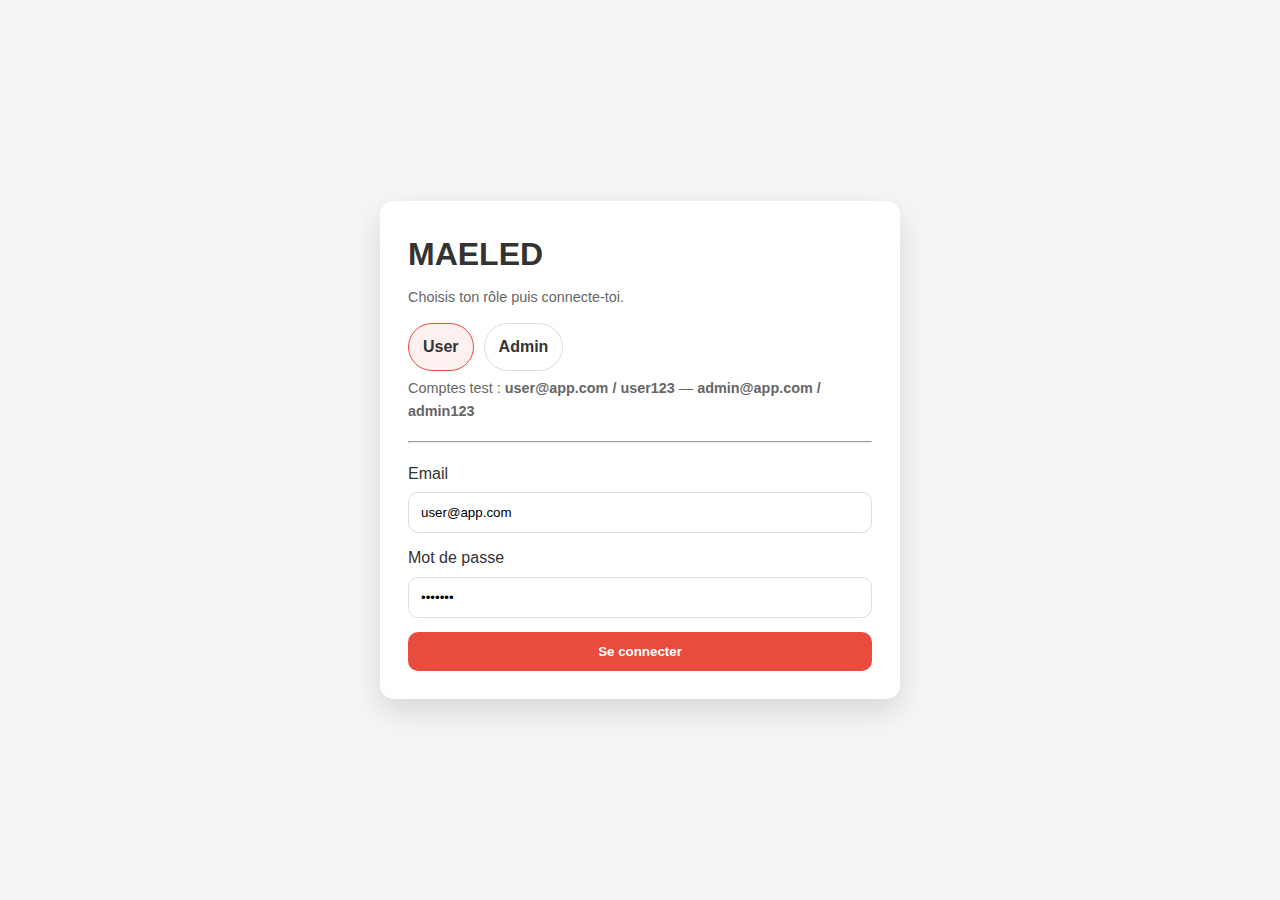
<file: maeled 2.0/index.html>
<!DOCTYPE html>
<html lang="fr">
<head>
  <meta charset="UTF-8">
  <meta name="viewport" content="width=device-width, initial-scale=1.0">
  <title>Connexion - MAELED</title>
  <link rel="stylesheet" href="style.css">
  <style>
    .login-wrap{min-height:100vh;display:flex;align-items:center;justify-content:center;padding:24px;}
    .login-card{width:100%;max-width:520px;background:#fff;border-radius:14px;padding:28px;box-shadow:0 12px 30px rgba(0,0,0,.12);}
    .role-pills{display:flex;gap:10px;flex-wrap:wrap}
    .pill{border:1px solid #ddd;border-radius:999px;padding:10px 14px;cursor:pointer;user-select:none}
    .pill.active{border-color:#e74c3c;background:rgba(231,76,60,.08)}
    .small-muted{color:#666;font-size:.9rem}
  </style>
</head>
<body class="login-page" data-required-role="public">
  <div class="login-wrap">
    <div class="login-card">
      <h1 style="margin:0">MAELED</h1>
      <p class="small-muted" style="margin-top:6px">Choisis ton rôle puis connecte-toi.</p>

      <div class="role-pills" id="rolePills" style="margin:14px 0 6px">
        <div class="pill active" data-role="user"><b>User</b></div>
        <div class="pill" data-role="admin"><b>Admin</b></div>
      </div>
      <div class="small-muted">Comptes test : <b>user@app.com / user123</b> — <b>admin@app.com / admin123</b></div>

      <hr style="margin:18px 0">

      <form id="loginForm">
        <input type="hidden" id="role" value="user">
        <label>Email</label>
        <input id="email" type="email" required style="width:100%;padding:12px;margin:6px 0 12px;border:1px solid #ddd;border-radius:10px" value="user@app.com">
        <label>Mot de passe</label>
        <input id="password" type="password" required style="width:100%;padding:12px;margin:6px 0 14px;border:1px solid #ddd;border-radius:10px" value="user123">
        <div id="loginError" style="display:none;color:#c0392b;margin-bottom:10px">Identifiants invalides.</div>
        <button type="submit" style="width:100%;padding:12px;border:0;border-radius:10px;background:#e74c3c;color:#fff;font-weight:700;cursor:pointer">
          Se connecter
        </button>
      </form>
    </div>
  </div>

  <script src="auth.js"></script>
</body>
</html>
</file>
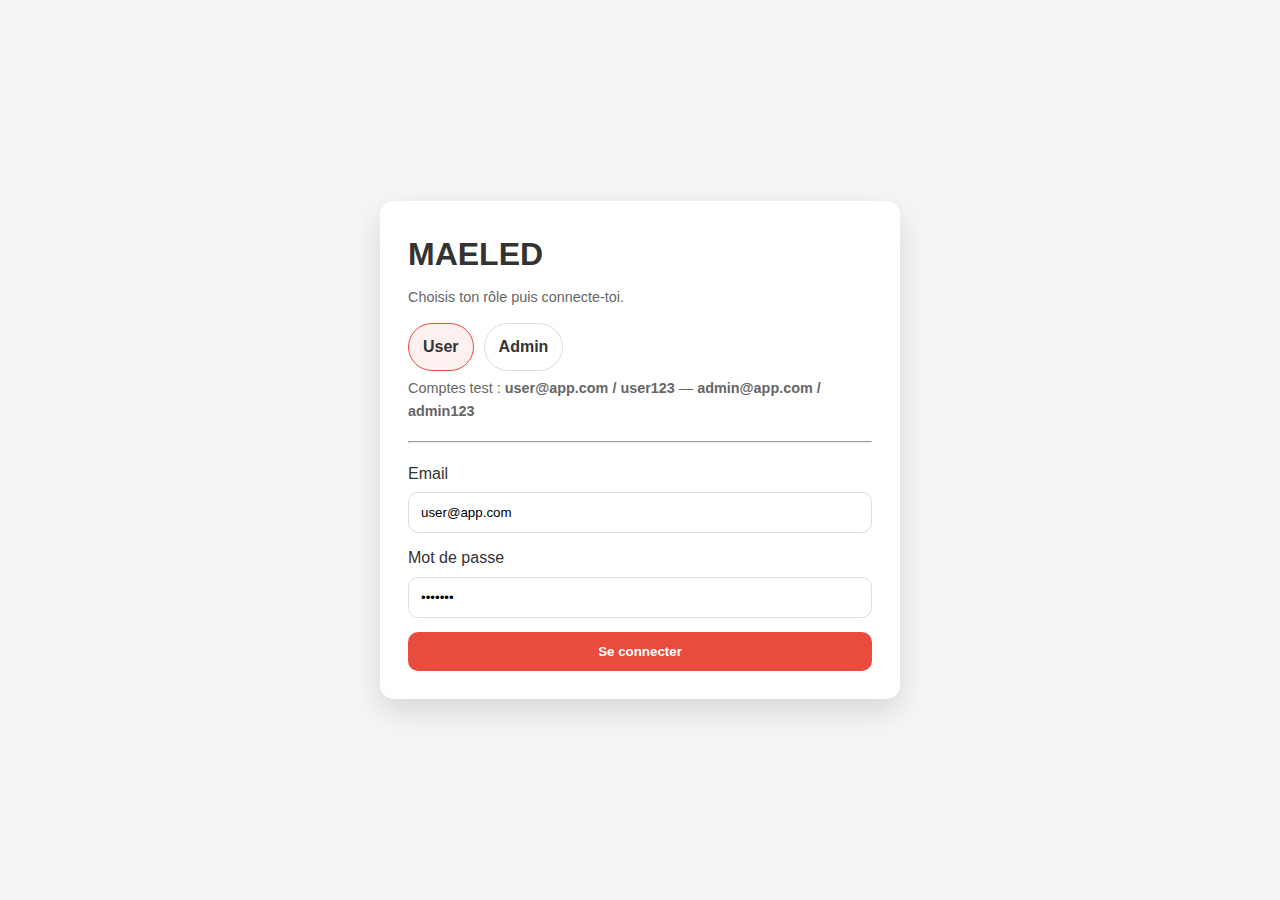
<file: maeled 2.0/admin/index.html>
<!doctype html><html lang="fr"><head><meta charset="utf-8"><meta name="viewport" content="width=device-width,initial-scale=1">
<title>Redirection</title></head><body>
<script>window.location.href="../index.html";</script>
</body></html>
</file>
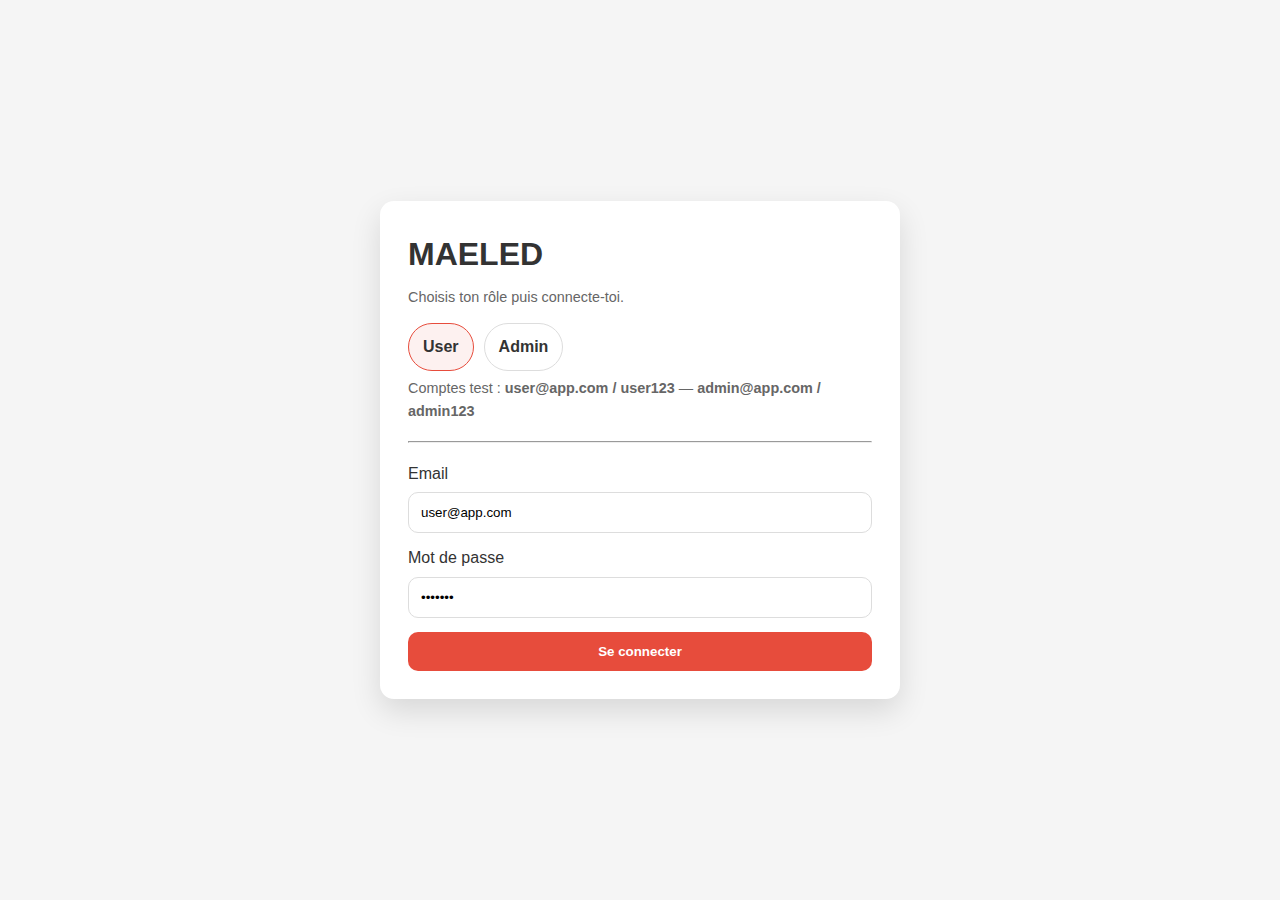
<file: maeled 2.0/home.html>
<!DOCTYPE html>
<html lang="fr">
<head>
  <meta charset="UTF-8">
  <meta name="viewport" content="width=device-width, initial-scale=1.0">
  <title>MAELED - Restaurant Italien</title>
  <link rel="stylesheet" href="style.css">
</head>
<body data-required-role="user">
  <header>
    <h1>MAELED</h1>
  </header>

  <nav>
    <ul>
      <li><a href="home.html">Accueil</a></li>
      <li><a href="reservation.html">Réservation</a></li>
      <li><a href="menu.html">Menu</a></li>
      <li><a href="#contact">Contact</a></li>
      <li><a href="#" id="logoutLink" style="background-color: #9b59b6; color: white; padding: 0.5rem 1rem; border-radius: 4px;">Logout</a></li>

    </ul>
  </nav>

  <section id="hero">
    <h3>Bienvenue chez <b>MAELED</b></h3>
    <p>Authentique cuisine italienne au cœur de Berrechid.</p>
    <div class="gallery">
      <img src="pics/ph1.jpg" alt="Restaurant interior">
      <img src="pics/ph2.jpg" alt="Food presentation">
      <img src="pics/ph5.jpg" alt="Dining area">
    </div>
    <div class="gallery">
      <img src="pics/ph3.jpg" alt="Pasta dish">
      <img src="pics/ph4.jpg" alt="Pizza preparation">
      <img src="pics/ph6.jpg" alt="Dessert">
    </div>
  </section>

  <section id="about">
    <h2>À propos de MAELED</h2>
    <p>Le restaurant MAELED incarne l'authenticité de la cuisine italienne dans une atmosphère chaleureuse et conviviale. Chaque plat est une invitation à découvrir les saveurs traditionnelles de l'Italie, préparées avec soin par des chefs passionnés.</p>
  </section>

  <footer id="contact">
    <div class="contact-info">
      <h2>Contact</h2>
      <p>Email : contact@maeled-restaurant.com</p>
      <p>Numéro : 0606060606</p>
      <p>Facebook : <a href="https://facebook.com/restau_maeled">restau_maeled</a></p>
      <p>Instagram : <a href="https://instagram.com/restau_maeled">@restau_maeled</a></p>
    </div>
    <p class="copyright">&copy; 2025 MAELED. Tous droits réservés.</p>
  </footer>

  <script src="script.js"></script>
  <script src="auth.js"></script>
  <script>
    document.getElementById("logoutLink")?.addEventListener("click", function(e){e.preventDefault(); MaeledAuth.logout(false);});
  </script>
</body>
</html>
</file>
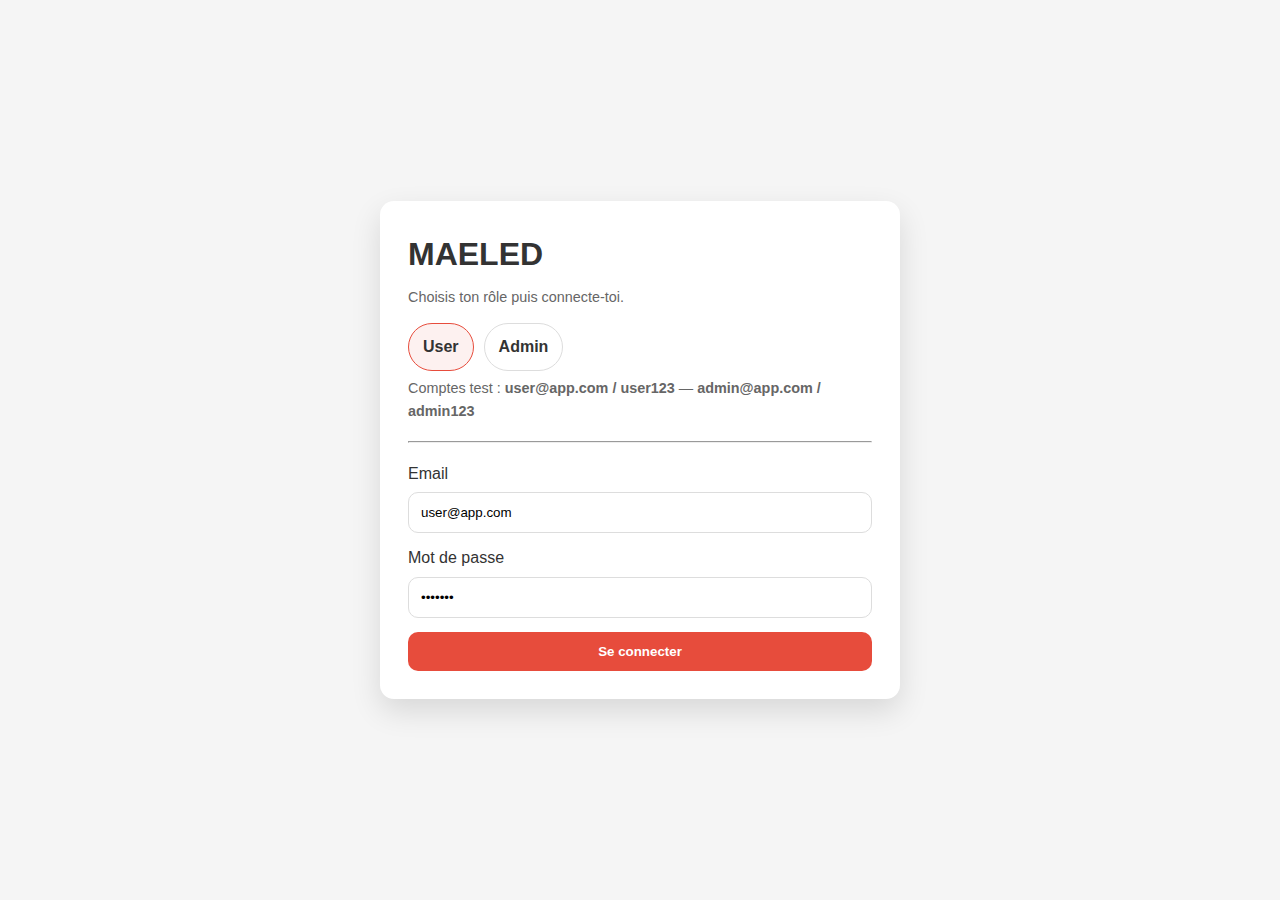
<file: maeled 2.0/reservation.html>
<!DOCTYPE html>
<html lang="fr">
<head>
  <meta charset="UTF-8">
  <meta name="viewport" content="width=device-width, initial-scale=1.0">
  <title>Réservation - MAELED</title>
  <link rel="stylesheet" href="style.css">
</head>
<body data-required-role="user">
  <header>
    <h1>MAELED</h1>
  </header>

  <nav>
    <ul>
      <li><a href="home.html">Accueil</a></li>
      <li><a href="reservation.html">Réservation</a></li>
      <li><a href="menu.html">Menu</a></li>
      <li><a href="#contact">Contact</a></li>
      <li><a href="#" id="logoutLink" style="background-color: #9b59b6; color: white; padding: 0.5rem 1rem; border-radius: 4px;">Logout</a></li>

    </ul>
  </nav>

  <section class="reservation-form">
    <h2>Formulaire de Réservation</h2>
    <form id="reservationForm">
      <div class="form-group">
        <label for="name">Nom : *</label>
        <input type="text" id="name" name="name" required>
      </div>
      <div class="form-group">
        <label for="prenom">Prénom : *</label>
        <input type="text" id="prenom" name="prenom" required>
      </div>
      <div class="form-group">
        <label for="email">Email :</label>
        <input type="email" id="email" name="email">
      </div>
      <div class="form-group">
        <label for="phone">Téléphone : *</label>
        <input type="tel" id="phone" name="phone" required>
      </div>
      <div class="form-group">
        <label for="date">Date : *</label>
        <input type="date" id="date" name="date" required>
      </div>
      <div class="form-group">
        <label for="time">Heure : *</label>
        <input type="time" id="time" name="time" required>
      </div>
      <div class="form-group">
        <label for="people">Nombre de personnes : *</label>
        <input type="number" id="people" name="people" min="1" required>
      </div>
      <div class="form-group">
        <label for="notes">Notes spéciales :</label>
        <textarea id="notes" name="notes" rows="3"></textarea>
      </div>
      <button type="submit" class="btn" id="submitBtn">Réserver</button>
    </form>
  </section>

  <footer id="contact">
    <div class="contact-info">
      <h2>Contact</h2>
      <p>Email : contact@maeled-restaurant.com</p>
      <p>Numéro : 0606060606</p>
      <p>Facebook : <a href="https://facebook.com/restau_maeled">restau_maeled</a></p>
      <p>Instagram : <a href="https://instagram.com/restau_maeled">@restau_maeled</a></p>
    </div>
    <p class="copyright">&copy; 2025 MAELED. Tous droits réservés.</p>
  </footer>

  <script>
    document.addEventListener('DOMContentLoaded', function() {
      console.log("Reservation page loaded");
      
      const tomorrow = new Date();
      tomorrow.setDate(tomorrow.getDate() + 1);
      const dateField = document.getElementById('date');
      if (dateField) {
        dateField.value = tomorrow.toISOString().split('T')[0];
      }
      
      const timeField = document.getElementById('time');
      if (timeField) {
        timeField.value = '20:00';
      }
      
      const form = document.getElementById('reservationForm');
      if (form) {
        form.addEventListener('submit', function(event) {
          event.preventDefault();
          console.log("Form submitted!");
          
          const name = document.getElementById('name').value;
          const prenom = document.getElementById('prenom').value;
          const email = document.getElementById('email').value;
          const phone = document.getElementById('phone').value;
          const date = document.getElementById('date').value;
          const time = document.getElementById('time').value;
          const people = document.getElementById('people').value;
          const notes = document.getElementById('notes').value;
          
          if (!name || !prenom || !phone || !date || !time || !people) {
            alert("❌ Veuillez remplir tous les champs obligatoires (*)");
            return;
          }
          
          let reservations = JSON.parse(localStorage.getItem('maeled_reservations') || '[]');
          
          const newId = reservations.length > 0 ? Math.max(...reservations.map(r => r.id || 0)) + 1 : 1;
          
          const newReservation = {
            id: newId,
            name: `${prenom} ${name}`,
            phone: phone,
            email: email,
            date: date,
            time: time,
            guests: parseInt(people),
            status: 'en attente',
            table: '',
            notes: notes || '',
            created: new Date().toISOString()
          };
          
          reservations.push(newReservation);
          localStorage.setItem('maeled_reservations', JSON.stringify(reservations));
          
          let notifications = JSON.parse(localStorage.getItem('maeled_notifications') || '[]');
          notifications.unshift({
            id: notifications.length + 1,
            message: `Nouvelle réservation #${newId}: ${newReservation.name} pour ${newReservation.guests} personnes`,
            time: new Date().toLocaleTimeString('fr-FR', { hour: '2-digit', minute: '2-digit' }),
            read: false
          });
          localStorage.setItem('maeled_notifications', JSON.stringify(notifications));
          
          alert(`✅ RÉSERVATION CONFIRMÉE !\n\nMerci ${prenom} ${name} !\n\n📅 Date: ${date}\n⏰ Heure: ${time}\n👥 Personnes: ${people}\n📞 Contact: ${phone}\n\nVotre numéro de réservation: #${newId}\n\nNous avons hâte de vous accueillir !`);
          
          form.reset();
          
          const newTomorrow = new Date();
          newTomorrow.setDate(newTomorrow.getDate() + 1);
          if (dateField) dateField.value = newTomorrow.toISOString().split('T')[0];
          if (timeField) timeField.value = '20:00';
        });
      }
      
      const cart = JSON.parse(localStorage.getItem('cart') || '[]');
      const count = cart.reduce((total, item) => total + (item.quantity || 0), 0);
      const panierCount = document.getElementById('panier-count');
      if (panierCount) {
        panierCount.textContent = count;
      }
    });
  </script>
  
  <script src="script.js"></script>
  <script src="auth.js"></script>
  <script>
    document.getElementById("logoutLink")?.addEventListener("click", function(e){e.preventDefault(); MaeledAuth.logout(false);});
  </script>
</body>
</html>
</file>
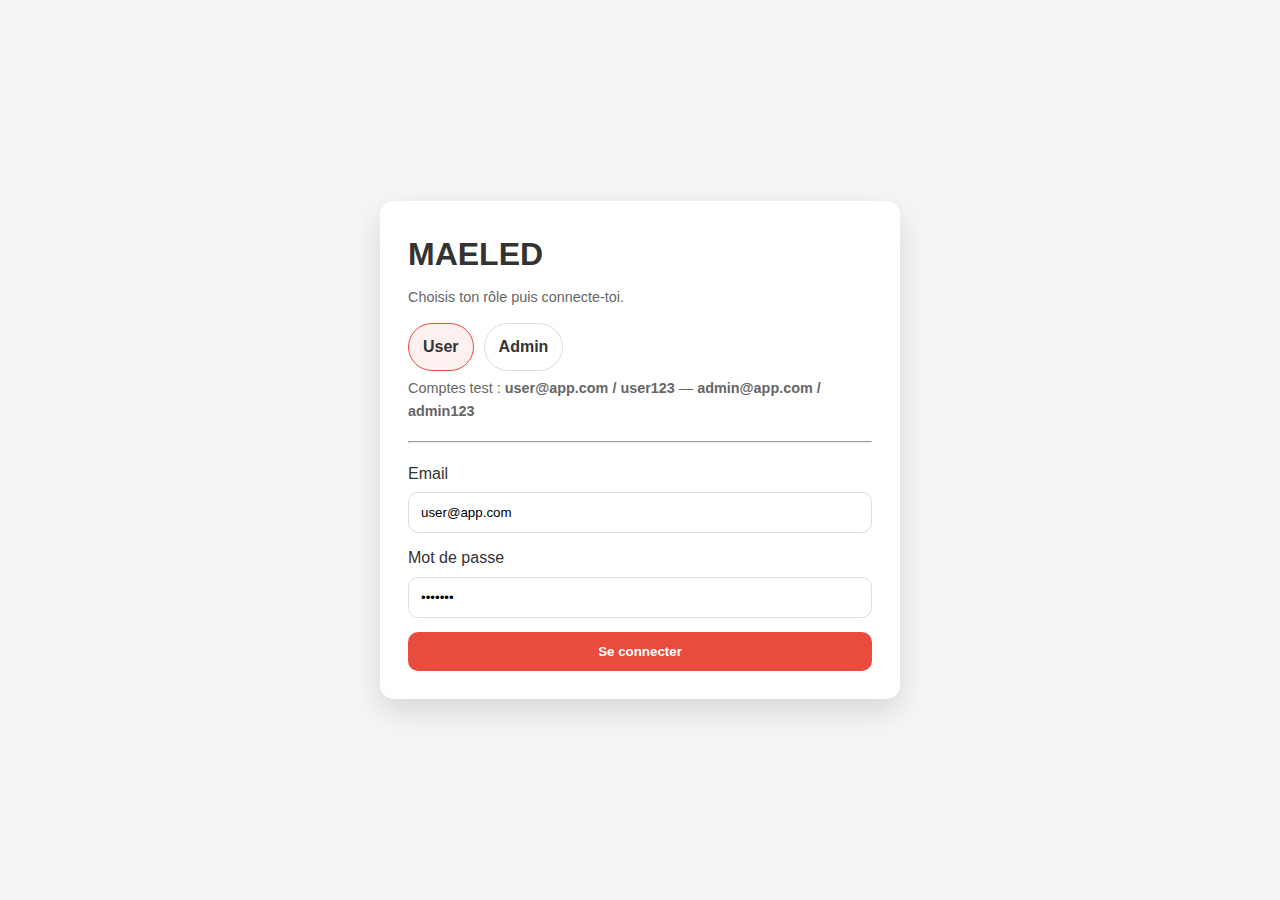
<file: maeled 2.0/admin/inventory.html>
<!DOCTYPE html>
<html lang="fr">
<head>
  <meta charset="UTF-8">
  <meta name="viewport" content="width=device-width, initial-scale=1.0">
  <title>Inventaire - MAELED</title>
  <link rel="stylesheet" href="../admin.css">
  <link rel="stylesheet" href="https://cdnjs.cloudflare.com/ajax/libs/font-awesome/6.4.0/css/all.min.css">
</head>
<body data-required-role="admin">
  <div class="dashboard-container">
    <div class="sidebar">
      <div class="sidebar-header">
        <h2>MAELED</h2>
        <p>Restaurant Management</p>
      </div>
      
      <nav class="sidebar-menu">
        <a href="dashboard.html" class="menu-item">
          <i class="fas fa-tachometer-alt"></i> Dashboard
        </a>
        <a href="reservations.html" class="menu-item">
          <i class="fas fa-calendar-check"></i> Réservations
        </a>
        <a href="menu.html" class="menu-item">
          <i class="fas fa-utensils"></i> Menu
        </a>
        <a href="orders.html" class="menu-item">
          <i class="fas fa-shopping-cart"></i> Commandes
        </a>
        <a href="staff.html" class="menu-item">
          <i class="fas fa-user-tie"></i> Personnel
        </a>
        <a href="inventory.html" class="menu-item active">
          <i class="fas fa-boxes"></i> Inventaire
        </a>
      </nav>
      
      
    </div>
    
    <main class="main-content">
      <header class="main-header">
        <div>
          <h1>Gestion de l'Inventaire</h1>
          <p>Suivez les stocks et les commandes de fournitures</p>
        </div>
        
        <div>
          <button class="notification-btn">
            <i class="fas fa-bell"></i>
            <span class="notification-badge" id="notificationCount">0</span>
          </button>
          <button class="mobile-menu-toggle">
            <i class="fas fa-bars"></i>
          </button>
        </div>
      <a href="#" id="adminLogout" style="position:fixed;top:14px;right:14px;z-index:9999;background:#e74c3c;color:#fff;padding:10px 12px;border-radius:10px;text-decoration:none;font-weight:700">Logout</a>
</header>
      
      <div class="kpi-grid" style="margin-bottom: 30px;">
        <div class="kpi-card">
          <div class="kpi-icon" style="background: #3498db;">
            <i class="fas fa-box-open"></i>
          </div>
          <div class="kpi-info">
            <h3>Articles en Stock</h3>
            <div class="kpi-value" id="totalItems">0</div>
          </div>
        </div>
        
        <div class="kpi-card">
          <div class="kpi-icon" style="background: #f39c12;">
            <i class="fas fa-exclamation-triangle"></i>
          </div>
          <div class="kpi-info">
            <h3>Faible Stock</h3>
            <div class="kpi-value" id="lowStockItems">0</div>
          </div>
        </div>
        
        <div class="kpi-card">
          <div class="kpi-icon" style="background: #e74c3c;">
            <i class="fas fa-times-circle"></i>
          </div>
          <div class="kpi-info">
            <h3>Rupture de Stock</h3>
            <div class="kpi-value" id="outOfStockItems">0</div>
          </div>
        </div>
        
        <div class="kpi-card">
          <div class="kpi-icon" style="background: #2ecc71;">
            <i class="fas fa-euro-sign"></i>
          </div>
          <div class="kpi-info">
            <h3>Valeur Totale</h3>
            <div class="kpi-value" id="totalValue">0 €</div>
          </div>
        </div>
      </div>
      
      <div class="crud-header">
        <h2>Tous les Articles en Stock</h2>
        <div>
          <button class="btn btn-success" id="addItemBtn">
            <i class="fas fa-plus"></i> Ajouter un Article
          </button>
          <button class="btn btn-primary" id="orderSuppliesBtn">
            <i class="fas fa-truck"></i> Commander
          </button>
        </div>
      </div>
      
      <div class="table-container">
        <div class="table-header">
          <div class="search-box">
            <i class="fas fa-search"></i>
            <input type="text" id="searchInventory" placeholder="Rechercher un article...">
          </div>
          
          <select class="filter-select" id="categoryFilter">
            <option value="all">Toutes les catégories</option>
            <option value="viande">Viandes</option>
            <option value="légumes">Légumes</option>
            <option value="épices">Épices</option>
            <option value="boissons">Boissons</option>
            <option value="produits laitiers">Produits Laitiers</option>
            <option value="fournitures">Fournitures</option>
          </select>
          
          <select class="filter-select" id="stockFilter">
            <option value="all">Tous les stocks</option>
            <option value="low">Faible stock</option>
            <option value="out">Rupture</option>
            <option value="normal">Stock normal</option>
          </select>
        </div>
        
        <table class="data-table">
          <thead>
            <tr>
              <th data-sort="id">ID</th>
              <th data-sort="name">Nom de l'Article</th>
              <th data-sort="category">Catégorie</th>
              <th data-sort="quantity">Quantité</th>
              <th data-sort="unit">Unité</th>
              <th data-sort="min">Seuil Min</th>
              <th data-sort="cost">Coût Unitaire</th>
              <th data-sort="value">Valeur</th>
              <th data-sort="status">Statut</th>
              <th>Actions</th>
            </tr>
          </thead>
          <tbody id="inventoryTableBody">
            <!-- Inventory data will be loaded here -->
          </tbody>
        </table>
        
        <div class="pagination">
          <div class="pagination-info" id="paginationInfo">
            Affichage de 1 à 10 sur 0 articles
          </div>
          
          <div class="pagination-controls">
            <button class="page-btn prev-page" disabled>
              <i class="fas fa-chevron-left"></i>
            </button>
            
            <div class="page-numbers" id="pageNumbers">
              <button class="page-btn active">1</button>
            </div>
            
            <button class="page-btn next-page" disabled>
              <i class="fas fa-chevron-right"></i>
            </button>
          </div>
        </div>
      </div>
    </main>
  </div>
  
  <!-- Add Item Modal -->
  <div class="modal" id="addItemModal">
    <div class="modal-content">
      <div class="modal-header">
        <h3>Ajouter un Article à l'Inventaire</h3>
        <button class="close-modal">&times;</button>
      </div>
      
      <form id="inventoryForm">
        <div class="form-row">
          <div class="form-group">
            <label>Nom de l'Article *</label>
            <input type="text" id="itemName" required>
          </div>
          <div class="form-group">
            <label>Catégorie *</label>
            <select id="itemCategory" required>
              <option value="">Choisir une catégorie</option>
              <option value="viande">Viandes</option>
              <option value="légumes">Légumes</option>
              <option value="épices">Épices</option>
              <option value="boissons">Boissons</option>
              <option value="produits laitiers">Produits Laitiers</option>
              <option value="fournitures">Fournitures</option>
              <option value="pains">Pains & Pâtes</option>
              <option value="fruits">Fruits</option>
              <option value="condiments">Condiments</option>
            </select>
          </div>
        </div>
        
        <div class="form-row">
          <div class="form-group">
            <label>Quantité Actuelle *</label>
            <input type="number" id="itemQuantity" step="0.1" min="0" required>
          </div>
          <div class="form-group">
            <label>Unité de Mesure *</label>
            <select id="itemUnit" required>
              <option value="kg">Kilogramme (kg)</option>
              <option value="g">Gramme (g)</option>
              <option value="L">Litre (L)</option>
              <option value="mL">Millilitre (mL)</option>
              <option value="pièce">Pièce</option>
              <option value="boîte">Boîte</option>
              <option value="paquet">Paquet</option>
              <option value="carton">Carton</option>
            </select>
          </div>
        </div>
        
        <div class="form-row">
          <div class="form-group">
            <label>Seuil Minimum *</label>
            <input type="number" id="itemMin" step="0.1" min="0" required>
          </div>
          <div class="form-group">
            <label>Coût Unitaire (€) *</label>
            <input type="number" id="itemCost" step="0.01" min="0" required>
          </div>
        </div>
        
        <div class="form-row">
          <div class="form-group">
            <label>Fournisseur</label>
            <input type="text" id="itemSupplier" placeholder="Nom du fournisseur...">
          </div>
          <div class="form-group">
            <label>Date d'Expiration</label>
            <input type="date" id="itemExpiry">
          </div>
        </div>
        
        <div class="form-group">
          <label>Emplacement de Stockage</label>
          <select id="itemLocation">
            <option value="">Sélectionner</option>
            <option value="frigo1">Frigo Principal</option>
            <option value="frigo2">Frigo Réserve</option>
            <option value="congélateur">Congélateur</option>
            <option value="réserve sèche">Réserve Sèche</option>
            <option value="cellier">Cellier</option>
            <option value="stock cuisine">Stock Cuisine</option>
          </select>
        </div>
        
        <div class="form-group">
          <label>Notes</label>
          <textarea id="itemNotes" rows="2" placeholder="Notes sur l'article..."></textarea>
        </div>
        
        <button type="submit" class="btn btn-success btn-block">
          <i class="fas fa-save"></i> Enregistrer l'Article
        </button>
      </form>
    </div>
  </div>

<div class="modal" id="editItemModal">
    <div class="modal-content">
      <div class="modal-header">
        <h3>Modifier l’Article</h3>
        <button class="close-modal">&times;</button>
      </div>
      
      <form id="editInventoryForm">
        <input type="hidden" id="editInventoryId">
        <div class="form-row">
          <div class="form-group">
            <label>Nom de l'Article *</label>
            <input type="text" id="editItemName" required>
          </div>
          <div class="form-group">
            <label>Catégorie *</label>
            <select id="editItemCategory" required>
              <option value="">Choisir une catégorie</option>
              <option value="viande">Viandes</option>
              <option value="légumes">Légumes</option>
              <option value="épices">Épices</option>
              <option value="boissons">Boissons</option>
              <option value="produits laitiers">Produits Laitiers</option>
              <option value="fournitures">Fournitures</option>
              <option value="pains">Pains & Pâtes</option>
              <option value="fruits">Fruits</option>
              <option value="condiments">Condiments</option>
            </select>
          </div>
        </div>
        
        <div class="form-row">
          <div class="form-group">
            <label>Quantité Actuelle *</label>
            <input type="number" id="editItemQuantity" step="0.1" min="0" required>
          </div>
          <div class="form-group">
            <label>Unité de Mesure *</label>
            <select id="editItemUnit" required>
              <option value="kg">Kilogramme (kg)</option>
              <option value="g">Gramme (g)</option>
              <option value="L">Litre (L)</option>
              <option value="mL">Millilitre (mL)</option>
              <option value="pièce">Pièce</option>
              <option value="boîte">Boîte</option>
              <option value="paquet">Paquet</option>
              <option value="carton">Carton</option>
            </select>
          </div>
        </div>
        
        <div class="form-row">
          <div class="form-group">
            <label>Seuil Minimum *</label>
            <input type="number" id="editItemMin" step="0.1" min="0" required>
          </div>
          <div class="form-group">
            <label>Coût Unitaire (€) *</label>
            <input type="number" id="editItemCost" step="0.01" min="0" required>
          </div>
        </div>
        
        <div class="form-row">
          <div class="form-group">
            <label>Fournisseur</label>
            <input type="text" id="editItemSupplier" placeholder="Nom du fournisseur...">
          </div>
          <div class="form-group">
            <label>Date d'Expiration</label>
            <input type="date" id="editItemExpiry">
          </div>
        </div>
        
        <div class="form-group">
          <label>Emplacement de Stockage</label>
          <select id="editItemLocation">
            <option value="">Sélectionner</option>
            <option value="frigo1">Frigo Principal</option>
            <option value="frigo2">Frigo Réserve</option>
            <option value="congélateur">Congélateur</option>
            <option value="réserve sèche">Réserve Sèche</option>
            <option value="cellier">Cellier</option>
            <option value="stock cuisine">Stock Cuisine</option>
          </select>
        </div>
        
        <div class="form-group">
          <label>Notes</label>
          <textarea id="editItemNotes" rows="2" placeholder="Notes sur l'article..."></textarea>
        </div>
        
        <button type="submit" class="btn btn-success btn-block">
          <i class="fas fa-save"></i> Enregistrer les Modifications</button>
      </form>
    </div>
  </div>

  
  <!-- Adjust Quantity Modal -->
  <div class="modal" id="adjustQuantityModal">
    <div class="modal-content">
      <div class="modal-header">
        <h3 id="adjustTitle">Ajuster la Quantité</h3>
        <button class="close-modal">&times;</button>
      </div>
      
      <form id="adjustForm">
        <input type="hidden" id="adjustItemId">
        
        <div class="form-group">
          <label>Article: <strong id="adjustItemName"></strong></label>
          <label>Quantité actuelle: <span id="currentQuantity" class="badge badge-info">0</span></label>
        </div>
        
        <div class="form-row">
          <div class="form-group">
            <label>Type d'Opération *</label>
            <select id="adjustType" required>
              <option value="add">Ajouter au stock</option>
              <option value="remove">Retirer du stock</option>
              <option value="set">Définir nouvelle quantité</option>
            </select>
          </div>
          <div class="form-group">
            <label>Quantité *</label>
            <input type="number" id="adjustAmount" step="0.1" min="0" required>
          </div>
        </div>
        
        <div class="form-group">
          <label>Raison</label>
          <select id="adjustReason">
            <option value="">Sélectionner une raison</option>
            <option value="commande">Nouvelle commande</option>
            <option value="utilisation">Utilisation en cuisine</option>
            <option value="ajustement">Ajustement manuel</option>
            <option value="perte">Perte/Égarement</option>
            <option value="défaut">Article défectueux</option>
            <option value="inventaire">Inventaire physique</option>
          </select>
        </div>
        
        <div class="form-group">
          <label>Notes</label>
          <textarea id="adjustNotes" rows="2" placeholder="Notes sur l'ajustement..."></textarea>
        </div>
        
        <button type="submit" class="btn btn-primary btn-block">
          <i class="fas fa-check"></i> Confirmer l'Ajustement
        </button>
      </form>
    </div>
  </div>
  
  <script src="../auth.js"></script>
  <script src="../inventory.js"></script>
  <script>
    document.getElementById("adminLogout")?.addEventListener("click", function(e){e.preventDefault(); MaeledAuth.logout(true);});
  </script>
</body>
</html>
</file>
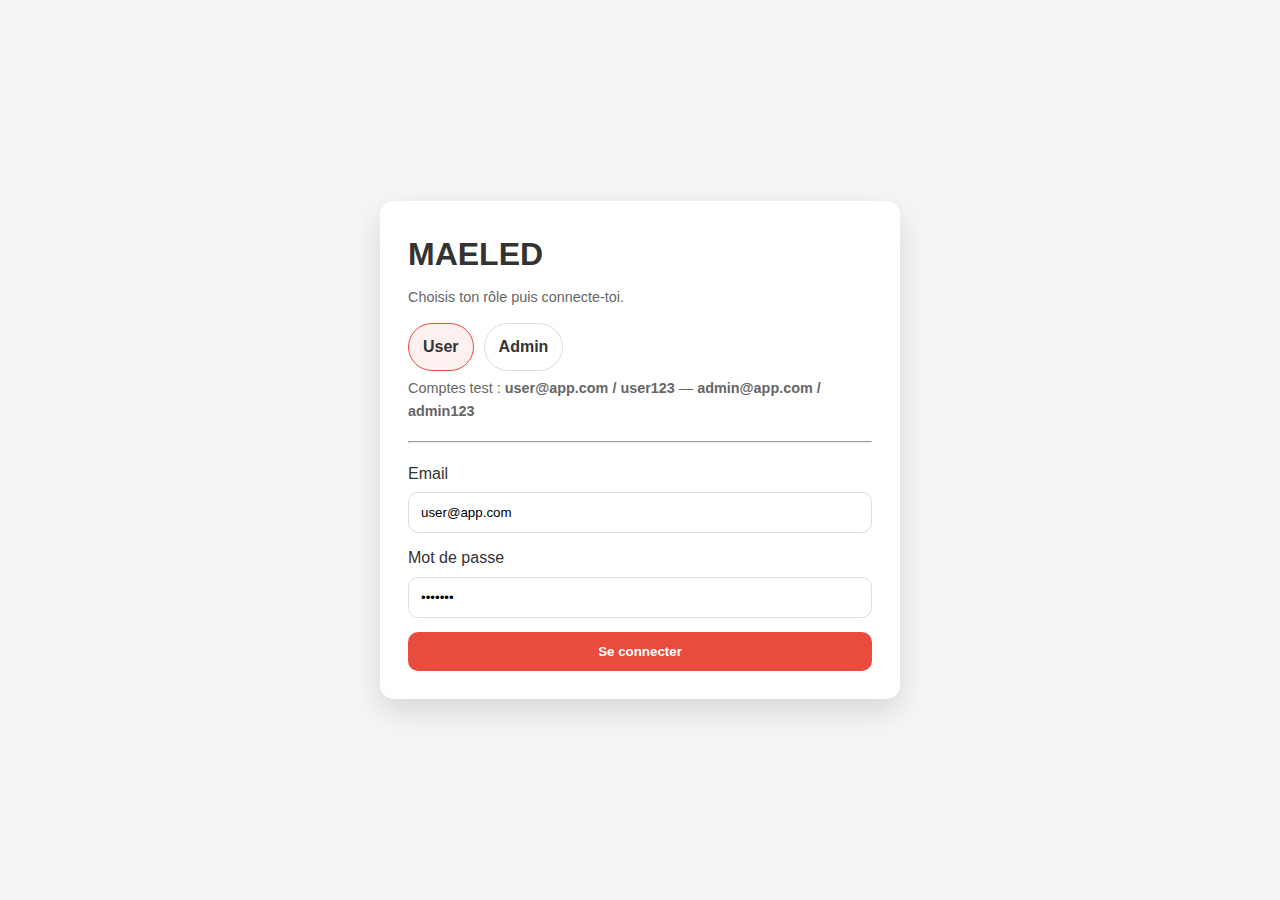
<file: maeled 2.0/admin/menu.html>
<!DOCTYPE html>
<html lang="fr">
<head>
  <meta charset="UTF-8">
  <meta name="viewport" content="width=device-width, initial-scale=1.0">
  <title>Menu - MAELED</title>
  <link rel="stylesheet" href="../admin.css">
  <link rel="stylesheet" href="https://cdnjs.cloudflare.com/ajax/libs/font-awesome/6.4.0/css/all.min.css">
</head>
<body data-required-role="admin">
  <div class="dashboard-container">
    <div class="sidebar">
      <div class="sidebar-header">
        <h2>MAELED</h2>
        <p>Restaurant Management</p>
      </div>
      
      <nav class="sidebar-menu">
  <a href="dashboard.html" class="menu-item">
    <i class="fas fa-tachometer-alt"></i> Dashboard
  </a>
  <a href="reservations.html" class="menu-item">
    <i class="fas fa-calendar-check"></i> Réservations
  </a>
  <a href="menu.html" class="menu-item">
    <i class="fas fa-utensils"></i> Menu
  </a>
  <a href="orders.html" class="menu-item">
    <i class="fas fa-shopping-cart"></i> Commandes
  </a>
  <!-- NEW SECTIONS -->
  <a href="staff.html" class="menu-item">
    <i class="fas fa-user-tie"></i> Personnel
  </a>
  <a href="inventory.html" class="menu-item">
    <i class="fas fa-boxes"></i> Inventaire
  </a>
</nav>
      
      
    </div>
    
    <main class="main-content">
      <header class="main-header">
        <div>
          <h1>Gestion du Menu</h1>
          <p>Gérez les plats et boissons du restaurant</p>
        </div>
        
        <div>
          <button class="notification-btn">
            <i class="fas fa-bell"></i>
            <span class="notification-badge" id="notificationCount">0</span>
          </button>
          <button class="mobile-menu-toggle">
            <i class="fas fa-bars"></i>
          </button>
        </div>
      <a href="#" id="adminLogout" style="position:fixed;top:14px;right:14px;z-index:9999;background:#e74c3c;color:#fff;padding:10px 12px;border-radius:10px;text-decoration:none;font-weight:700">Logout</a>
</header>
      
      <div class="crud-header">
        <h2>Tous les Plats</h2>
        <div>
          <button class="btn btn-success" id="addMenuItemBtn">
            <i class="fas fa-plus"></i> Ajouter un Plat
          </button>
        </div>
      </div>
      
      <div class="table-container">
        <div class="table-header">
          <div class="search-box">
            <i class="fas fa-search"></i>
            <input type="text" id="searchMenu" placeholder="Rechercher un plat...">
          </div>
          
          <select class="filter-select" id="categoryFilter">
            <option value="all">Toutes les catégories</option>
            <option value="entrées">Entrées</option>
            <option value="pizzas">Pizzas</option>
            <option value="pâtes">Pâtes</option>
            <option value="desserts">Desserts</option>
            <option value="boissons">Boissons</option>
          </select>
          
          <select class="filter-select" id="availabilityFilter">
            <option value="all">Disponibilité</option>
            <option value="available">Disponible</option>
            <option value="unavailable">Indisponible</option>
          </select>
        </div>
        
        <table class="data-table">
          <thead>
            <tr>
              <th data-sort="id">ID</th>
              <th data-sort="name">Nom du Plat</th>
              <th data-sort="category">Catégorie</th>
              <th data-sort="price">Prix</th>
              <th data-sort="available">Disponibilité</th>
              <th data-sort="popularity">Popularité</th>
              <th>Actions</th>
            </tr>
          </thead>
          <tbody id="menuTableBody">
          </tbody>
        </table>
        
        <div class="pagination">
          <div class="pagination-info" id="paginationInfo">
            Affichage de 1 à 10 sur 0 plats
          </div>
          
          <div class="pagination-controls">
            <button class="page-btn prev-page" disabled>
              <i class="fas fa-chevron-left"></i>
            </button>
            
            <div class="page-numbers" id="pageNumbers">
              <button class="page-btn active">1</button>
            </div>
            
            <button class="page-btn next-page" disabled>
              <i class="fas fa-chevron-right"></i>
            </button>
          </div>
        </div>
      </div>
    </main>
  </div>
  
  <div class="modal" id="addMenuItemModal">
    <div class="modal-content">
      <div class="modal-header">
        <h3>Ajouter un Plat</h3>
        <button class="close-modal">&times;</button>
      </div>
      
      <form id="menuItemForm">
        <div class="form-row">
          <div class="form-group">
            <label>Nom du Plat *</label>
            <input type="text" id="itemName" required>
          </div>
          <div class="form-group">
            <label>Catégorie *</label>
            <select id="itemCategory" required>
              <option value="">Choisir une catégorie</option>
              <option value="entrées">Entrées</option>
              <option value="pizzas">Pizzas</option>
              <option value="pâtes">Pâtes</option>
              <option value="desserts">Desserts</option>
              <option value="boissons">Boissons</option>
            </select>
          </div>
        </div>
        
        <div class="form-row">
          <div class="form-group">
            <label>Prix (€) *</label>
            <input type="number" id="itemPrice" step="0.01" min="0" required>
          </div>
          <div class="form-group">
            <label>Coût (€)</label>
            <input type="number" id="itemCost" step="0.01" min="0">
          </div>
        </div>
        
        <div class="form-group">
          <label>Ingrédients</label>
          <textarea id="itemIngredients" rows="3" placeholder="Liste des ingrédients principaux..."></textarea>
        </div>
        
        <div class="form-group">
          <label>Description</label>
          <textarea id="itemDescription" rows="2" placeholder="Description du plat..."></textarea>
        </div>

        <div class="form-group">
          <label>Image (URL)</label>
          <input type="url" id="itemImage" placeholder="https://...">
        </div>

        <div class="form-row">
          <div class="form-group">
            <label>Temps de préparation (min)</label>
            <input type="number" id="itemPrepTime" min="0">
          </div>
          <div class="form-group">
            <label>Disponible</label>
            <label class="availability-toggle">
              <input type="checkbox" id="itemAvailable" checked>
              <span class="toggle-slider"></span>
            </label>
          </div>
        </div>
        
        <button type="submit" class="btn btn-success btn-block">
          <i class="fas fa-save"></i> Enregistrer le Plat
        </button>
      </form>
    </div>
  </div>

<div class="modal" id="editMenuItemModal">
    <div class="modal-content">
      <div class="modal-header">
        <h3>Modifier le Plat</h3>
        <button class="close-modal">&times;</button>
      </div>
      
      <form id="editMenuItemForm">
        <input type="hidden" id="editItemId">
        <div class="form-row">
          <div class="form-group">
            <label>Nom du Plat *</label>
            <input type="text" id="editItemName" required>
          </div>
          <div class="form-group">
            <label>Catégorie *</label>
            <select id="editItemCategory" required>
              <option value="">Choisir une catégorie</option>
              <option value="entrées">Entrées</option>
              <option value="pizzas">Pizzas</option>
              <option value="pâtes">Pâtes</option>
              <option value="desserts">Desserts</option>
              <option value="boissons">Boissons</option>
            </select>
          </div>
        </div>
        
        <div class="form-row">
          <div class="form-group">
            <label>Prix (€) *</label>
            <input type="number" id="editItemPrice" step="0.01" min="0" required>
          </div>
          <div class="form-group">
            <label>Coût (€)</label>
            <input type="number" id="editItemCost" step="0.01" min="0">
          </div>
        </div>
        
        <div class="form-group">
          <label>Ingrédients</label>
          <textarea id="editItemIngredients" rows="3" placeholder="Liste des ingrédients principaux..."></textarea>
        </div>
        
        <div class="form-group">
          <label>Description</label>
          <textarea id="editItemDescription" rows="2" placeholder="Description du plat..."></textarea>
        </div>

        
        <div class="form-group">
          <label class="checkbox-inline">
            <input type="checkbox" id="editChangeImage">
            Changer l'image (optionnel)
          </label>
        </div>

        <div class="form-group" id="editImageGroup" style="display:none;">
          <label>Image (URL)</label>
          <input type="url" id="editItemImage" placeholder="https://..." disabled>
          <small style="opacity:0.8; display:block; margin-top:6px;">
            Laisse vide pour conserver l'image actuelle.
          </small>
        </div>

        
        <div class="form-row">
          <div class="form-group">
            <label>Temps de préparation (min)</label>
            <input type="number" id="editItemPrepTime" min="0">
          </div>
          <div class="form-group">
            <label>Disponible</label>
            <label class="availability-toggle">
              <input type="checkbox" id="editItemAvailable" checked>
              <span class="toggle-slider"></span>
            </label>
          </div>
        </div>
        
        <button type="submit" class="btn btn-success btn-block">
          <i class="fas fa-save"></i> Enregistrer les Modifications
        </button>
      </form>
    </div>
  </div>

  
  <script src="../auth.js"></script>
  <script src="../menu.js"></script>
  <script>
    document.getElementById("adminLogout")?.addEventListener("click", function(e){e.preventDefault(); MaeledAuth.logout(true);});
  </script>
</body>
</html>
</file>
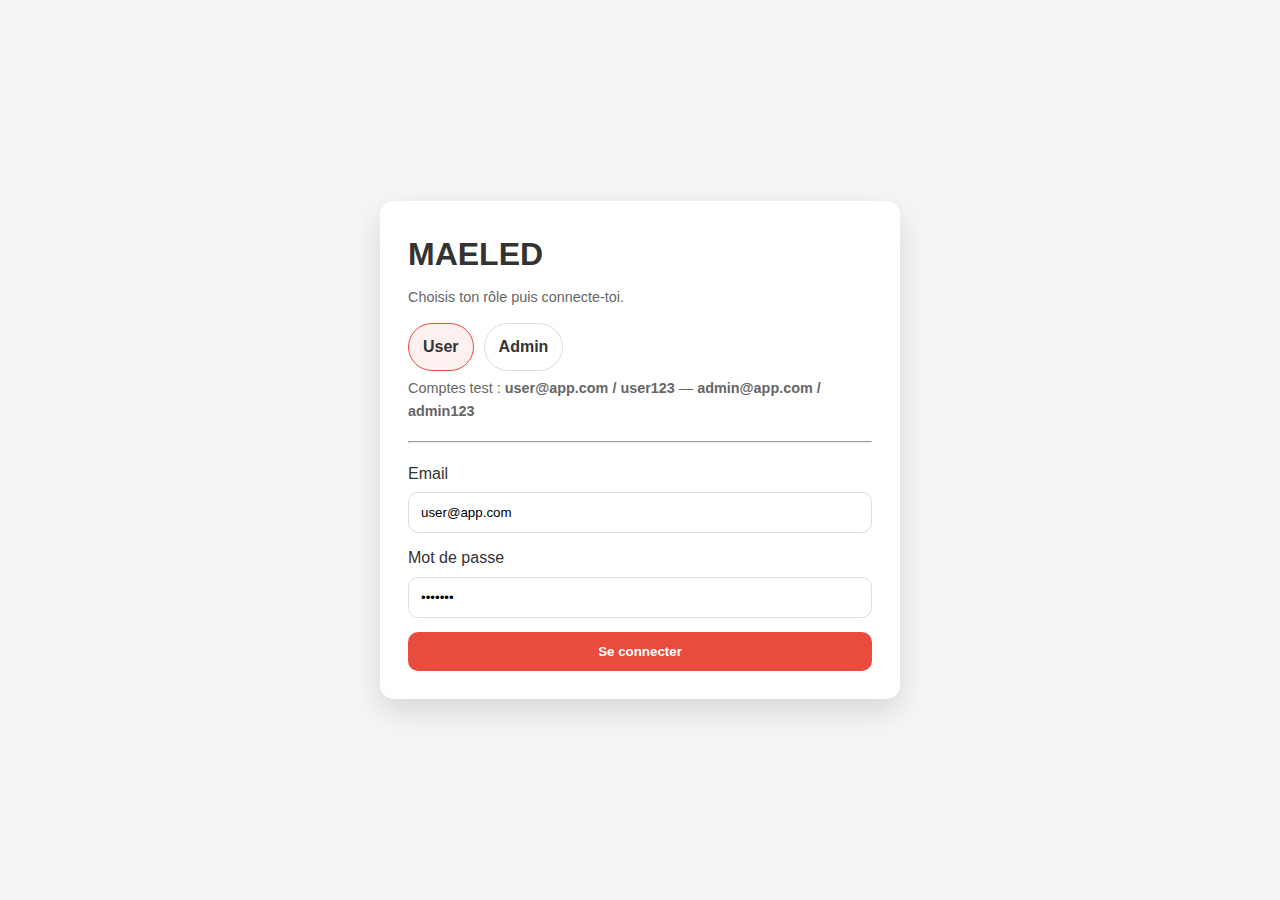
<file: maeled 2.0/admin/orders.html>
<!DOCTYPE html>
<html lang="fr">
<head>
  <meta charset="UTF-8">
  <meta name="viewport" content="width=device-width, initial-scale=1.0">
  <title>Commandes - MAELED</title>
  <link rel="stylesheet" href="../admin.css">
  <link rel="stylesheet" href="https://cdnjs.cloudflare.com/ajax/libs/font-awesome/6.4.0/css/all.min.css">
</head>
<body data-required-role="admin">
  <div class="dashboard-container">
    <div class="sidebar">
      <div class="sidebar-header">
        <h2>MAELED</h2>
        <p>Restaurant Management</p>
      </div>
      
      <nav class="sidebar-menu">
  <a href="dashboard.html" class="menu-item">
    <i class="fas fa-tachometer-alt"></i> Dashboard
  </a>
  <a href="reservations.html" class="menu-item">
    <i class="fas fa-calendar-check"></i> Réservations
  </a>
  <a href="menu.html" class="menu-item">
    <i class="fas fa-utensils"></i> Menu
  </a>
  <a href="orders.html" class="menu-item">
    <i class="fas fa-shopping-cart"></i> Commandes
  </a>
  <!-- NEW SECTIONS -->
  <a href="staff.html" class="menu-item">
    <i class="fas fa-user-tie"></i> Personnel
  </a>
  <a href="inventory.html" class="menu-item">
    <i class="fas fa-boxes"></i> Inventaire
  </a>
</nav>
      
      
    </div>
    
    <main class="main-content">
      <header class="main-header">
        <div>
          <h1>Gestion des Commandes</h1>
          <p>Suivez et gérez toutes les commandes</p>
        </div>
        
        <div>
          <button class="notification-btn">
            <i class="fas fa-bell"></i>
            <span class="notification-badge" id="notificationCount">0</span>
          </button>
          <button class="mobile-menu-toggle">
            <i class="fas fa-bars"></i>
          </button>
        </div>
      <a href="#" id="adminLogout" style="position:fixed;top:14px;right:14px;z-index:9999;background:#e74c3c;color:#fff;padding:10px 12px;border-radius:10px;text-decoration:none;font-weight:700">Logout</a>
</header>
      
      <div class="kpi-grid" style="margin-bottom: 30px;">
        <div class="kpi-card">
          <div class="kpi-icon" style="background: #3498db;">
            <i class="fas fa-clock"></i>
          </div>
          <div class="kpi-info">
            <h3>En Attente</h3>
            <div class="kpi-value" id="pendingOrders">0</div>
          </div>
        </div>
        
        <div class="kpi-card">
          <div class="kpi-icon" style="background: #f39c12;">
            <i class="fas fa-utensils"></i>
          </div>
          <div class="kpi-info">
            <h3>En Préparation</h3>
            <div class="kpi-value" id="preparingOrders">0</div>
          </div>
        </div>
        
        <div class="kpi-card">
          <div class="kpi-icon" style="background: #2ecc71;">
            <i class="fas fa-check-circle"></i>
          </div>
          <div class="kpi-info">
            <h3>Servies</h3>
            <div class="kpi-value" id="completedOrders">0</div>
          </div>
        </div>
        
        <div class="kpi-card">
          <div class="kpi-icon" style="background: #e74c3c;">
            <i class="fas fa-times-circle"></i>
          </div>
          <div class="kpi-info">
            <h3>Annulées</h3>
            <div class="kpi-value" id="cancelledOrders">0</div>
          </div>
        </div>
      </div>
      
      <div class="crud-header">
        <h2>Toutes les Commandes</h2>
        <div>
          <button class="btn btn-success" id="addOrderBtn">
            <i class="fas fa-plus"></i> Nouvelle Commande
          </button>
          <button class="btn btn-primary" id="printOrdersBtn">
            <i class="fas fa-print"></i> Imprimer
          </button>
        </div>
      </div>
      
      <div class="table-container">
        <div class="table-header">
          <div class="search-box">
            <i class="fas fa-search"></i>
            <input type="text" id="searchOrders" placeholder="Rechercher une commande...">
          </div>
          
          <select class="filter-select" id="statusFilter">
            <option value="all">Tous les statuts</option>
            <option value="en attente">En attente</option>
            <option value="en préparation">En préparation</option>
            <option value="servie">Servie</option>
            <option value="annulée">Annulée</option>
          </select>
          
          <select class="filter-select" id="timeFilter">
            <option value="all">Toutes les périodes</option>
            <option value="today">Aujourd'hui</option>
            <option value="yesterday">Hier</option>
            <option value="week">Cette semaine</option>
          </select>
        </div>
        
        <table class="data-table">
          <thead>
            <tr>
              <th data-sort="id">Commande #</th>
              <th data-sort="table">Table</th>
              <th data-sort="items">Articles</th>
              <th data-sort="total">Total</th>
              <th data-sort="status">Statut</th>
              <th data-sort="time">Heure</th>
              <th>Actions</th>
            </tr>
          </thead>
          <tbody id="ordersTableBody">
          </tbody>
        </table>
        
        <div class="pagination">
          <div class="pagination-info" id="paginationInfo">
            Affichage de 1 à 10 sur 0 commandes
          </div>
          
          <div class="pagination-controls">
            <button class="page-btn prev-page" disabled>
              <i class="fas fa-chevron-left"></i>
            </button>
            
            <div class="page-numbers" id="pageNumbers">
              <button class="page-btn active">1</button>
            </div>
            
            <button class="page-btn next-page" disabled>
              <i class="fas fa-chevron-right"></i>
            </button>
          </div>
        </div>
      </div>
    </main>
  </div>
  
  <div class="modal" id="addOrderModal">
    <div class="modal-content">
      <div class="modal-header">
        <h3>Nouvelle Commande</h3>
        <button class="close-modal">&times;</button>
      </div>
      
      <form id="orderForm">
        <div class="form-row">
          <div class="form-group">
            <label>Table *</label>
            <select id="orderTable" required>
              <option value="">Choisir une table</option>
              <option value="T1">Table T1</option>
              <option value="T2">Table T2</option>
              <option value="T3">Table T3</option>
              <option value="T4">Table T4</option>
              <option value="T5">Table T5</option>
              <option value="T6">Table T6</option>
              <option value="T7">Table T7</option>
              <option value="T8">Table T8</option>
              <option value="T9">Table T9</option>
              <option value="T10">Table T10</option>
              <option value="T11">Table T11</option>
              <option value="T12">Table T12</option>
              <option value="T13">Table T13</option>
              <option value="T14">Table T14</option>
              <option value="T15">Table T15</option>
              <option value="T16">Table T16</option>
              <option value="T17">Table T17</option>
              <option value="T18">Table T18</option>
              <option value="T19">Table T19</option>
              <option value="T20">Table T20</option>
              <option value="emporter">À emporter</option>
              <option value="livraison">Livraison</option>
            </select>
          </div>
          <div class="form-group">
            <label>Nombre de Personnes</label>
            <input type="number" id="orderGuests" min="1" max="20" value="2">
          </div>
        </div>
        
        <div class="form-group">
          <label>Sélectionner les Plats</label>
          <div id="menuItemsList" style="max-height: 200px; overflow-y: auto; border: 1px solid #ddd; border-radius: 5px; padding: 10px;">
          </div>
        </div>
        
        <div class="form-group">
          <label>Plats Sélectionnés</label>
          <div id="selectedItems" style="border: 1px solid #ddd; border-radius: 5px; padding: 10px; min-height: 50px;">
            Aucun plat sélectionné
          </div>
          <div style="margin-top: 10px;">
            <strong>Total: </strong><span id="orderTotal">0.00 €</span>
          </div>
        </div>
        
        <div class="form-group">
          <label>Notes</label>
          <textarea id="orderNotes" rows="2" placeholder="Notes pour la cuisine..."></textarea>
        </div>
        
        <button type="submit" class="btn btn-success btn-block">
          <i class="fas fa-check"></i> Valider la Commande
        </button>
      </form>
    </div>
  </div>
  
  <div class="modal" id="orderDetailsModal">
    <div class="modal-content">
      <div class="modal-header">
        <h3 id="orderDetailsTitle">Détails de la Commande</h3>
        <button class="close-modal">&times;</button>
      </div>
      
      <div id="orderDetailsContent">
      </div>
    </div>
  </div>
  
  <script src="../auth.js"></script>
  <script src="../orders.js"></script>
  <script>
    document.getElementById("adminLogout")?.addEventListener("click", function(e){e.preventDefault(); MaeledAuth.logout(true);});
  </script>
</body>
</html>
</file>
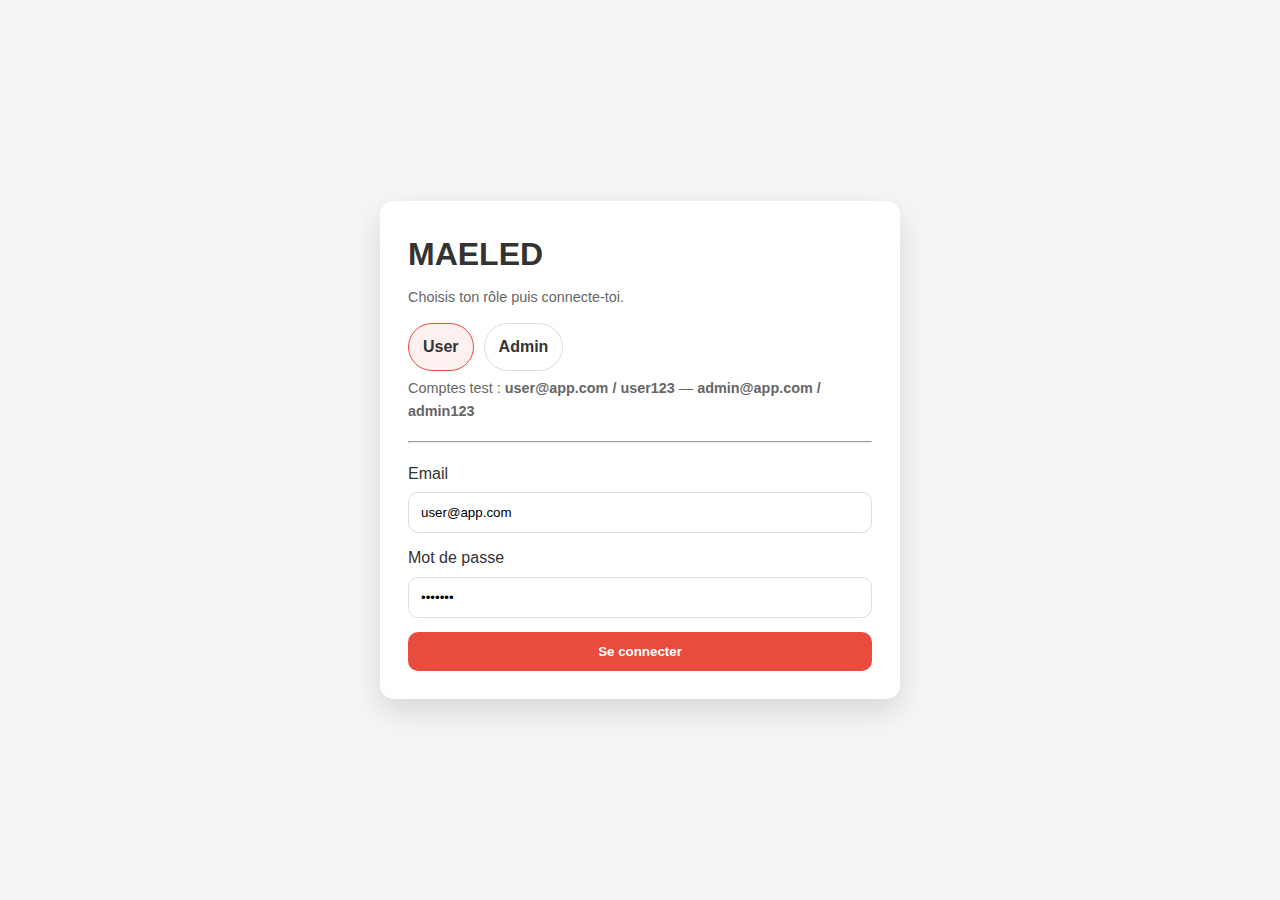
<file: maeled 2.0/admin/reservations.html>
<!DOCTYPE html>
<html lang="fr">
<head>
  <meta charset="UTF-8">
  <meta name="viewport" content="width=device-width, initial-scale=1.0">
  <title>Réservations - MAELED</title>
  <link rel="stylesheet" href="../admin.css">
  <link rel="stylesheet" href="https://cdnjs.cloudflare.com/ajax/libs/font-awesome/6.4.0/css/all.min.css">
</head>
<body data-required-role="admin">
  <div class="dashboard-container">
    <div class="sidebar">
      <div class="sidebar-header">
        <h2>MAELED</h2>
        <p>Restaurant Management</p>
      </div>
      
      <nav class="sidebar-menu">
  <a href="dashboard.html" class="menu-item">
    <i class="fas fa-tachometer-alt"></i> Dashboard
  </a>
  <a href="reservations.html" class="menu-item">
    <i class="fas fa-calendar-check"></i> Réservations
  </a>
  <a href="menu.html" class="menu-item">
    <i class="fas fa-utensils"></i> Menu
  </a>
  <a href="orders.html" class="menu-item">
    <i class="fas fa-shopping-cart"></i> Commandes
  </a>
  <!-- NEW SECTIONS -->
  <a href="staff.html" class="menu-item">
    <i class="fas fa-user-tie"></i> Personnel
  </a>
  <a href="inventory.html" class="menu-item">
    <i class="fas fa-boxes"></i> Inventaire
  </a>
</nav>
      
      
    </div>
    
    <main class="main-content">
      <header class="main-header">
        <div>
          <h1>Gestion des Réservations</h1>
          <p>Gérez toutes les réservations du restaurant</p>
        </div>
        
        <div>
          <button class="notification-btn">
            <i class="fas fa-bell"></i>
            <span class="notification-badge" id="notificationCount">0</span>
          </button>
          <button class="mobile-menu-toggle">
            <i class="fas fa-bars"></i>
          </button>
        </div>
      <a href="#" id="adminLogout" style="position:fixed;top:14px;right:14px;z-index:9999;background:#e74c3c;color:#fff;padding:10px 12px;border-radius:10px;text-decoration:none;font-weight:700">Logout</a>
</header>
      
      <div class="crud-header">
        <h2>Toutes les Réservations</h2>
        <div>
          <button class="btn btn-success" id="addReservationBtn">
            <i class="fas fa-plus"></i> Nouvelle Réservation
          </button>
        </div>
      </div>
      
      <div class="table-container">
        <div class="table-header">
          <div class="search-box">
            <i class="fas fa-search"></i>
            <input type="text" id="searchReservations" placeholder="Rechercher...">
          </div>
          
          <select class="filter-select" id="statusFilter">
            <option value="all">Tous les statuts</option>
            <option value="confirmée">Confirmée</option>
            <option value="en attente">En attente</option>
            <option value="annulée">Annulée</option>
          </select>
          
          <select class="filter-select" id="itemsPerPage">
            <option value="10">10 par page</option>
            <option value="25">25 par page</option>
            <option value="50">50 par page</option>
          </select>
        </div>
        
        <table class="data-table">
          <thead>
            <tr>
              <th data-sort="id">ID</th>
              <th data-sort="name">Client</th>
              <th data-sort="date">Date</th>
              <th data-sort="time">Heure</th>
              <th data-sort="guests">Personnes</th>
              <th data-sort="status">Statut</th>
              <th data-sort="table">Table</th>
              <th>Actions</th>
            </tr>
          </thead>
          <tbody id="reservationsTableBody">
          </tbody>
        </table>
        
        <div class="pagination">
          <div class="pagination-info" id="paginationInfo">
            Affichage de 1 à 10 sur 0 réservations
          </div>
          
          <div class="pagination-controls">
            <button class="page-btn prev-page" disabled>
              <i class="fas fa-chevron-left"></i>
            </button>
            
            <div class="page-numbers" id="pageNumbers">
              <button class="page-btn active">1</button>
            </div>
            
            <button class="page-btn next-page" disabled>
              <i class="fas fa-chevron-right"></i>
            </button>
          </div>
        </div>
      </div>
    </main>
  </div>
  
  <div class="modal" id="addReservationModal">
    <div class="modal-content">
      <div class="modal-header">
        <h3>Nouvelle Réservation</h3>
        <button class="close-modal">&times;</button>
      </div>
      
      <form id="reservationForm">
        <div class="form-row">
          <div class="form-group">
            <label>Nom du Client</label>
            <input type="text" id="clientName" required>
          </div>
          <div class="form-group">
            <label>Téléphone</label>
            <input type="tel" id="clientPhone">
          </div>
        </div>
        
        <div class="form-row">
          <div class="form-group">
            <label>Date</label>
            <input type="date" id="reservationDate" required>
          </div>
          <div class="form-group">
            <label>Heure</label>
            <input type="time" id="reservationTime" required>
          </div>
        </div>
        
        <div class="form-row">
          <div class="form-group">
            <label>Nombre de Personnes</label>
            <input type="number" id="guestsNumber" min="1" max="20" required>
          </div>
          <div class="form-group">
            <label>Table Assignée</label>
            <input type="text" id="tableNumber" placeholder="Auto">
          </div>
        </div>
        
        <div class="form-group">
          <label>Notes</label>
          <textarea id="reservationNotes" rows="3"></textarea>
        </div>
        
        <button type="submit" class="btn btn-success btn-block">
          <i class="fas fa-save"></i> Enregistrer
        </button>
      </form>
    </div>
  </div>

<div class="modal" id="editReservationModal">
    <div class="modal-content">
      <div class="modal-header">
        <h3>Modifier la Réservation</h3>
        <button class="close-modal">&times;</button>
      </div>
      
      <form id="editReservationForm">
        <input type="hidden" id="editReservationId">
        <div class="form-row">
          <div class="form-group">
            <label>Nom du Client</label>
            <input type="text" id="editClientName" required>
          </div>
          <div class="form-group">
            <label>Téléphone</label>
            <input type="tel" id="editClientPhone">
          </div>
        </div>
        
        <div class="form-row">
          <div class="form-group">
            <label>Date</label>
            <input type="date" id="editReservationDate" required>
          </div>
          <div class="form-group">
            <label>Heure</label>
            <input type="time" id="editReservationTime" required>
          </div>
        </div>
        
        <div class="form-row">
          <div class="form-group">
            <label>Nombre de Personnes</label>
            <input type="number" id="editGuestsNumber" min="1" max="20" required>
          </div>
          <div class="form-group">
            <label>Table Assignée</label>
            <input type="text" id="editTableNumber" placeholder="Auto">
          </div>
        </div>
        
        <div class="form-group">
          <label>Notes</label>
          <textarea id="editReservationNotes" rows="3"></textarea>
        </div>
        
        <button type="submit" class="btn btn-success btn-block">
          <i class="fas fa-save"></i> Enregistrer les Modifications
        </button>
      </form>
    </div>
  </div>

  
  <script src="../auth.js"></script>
  <script src="../reservations.js"></script>
  <script>
    document.getElementById("adminLogout")?.addEventListener("click", function(e){e.preventDefault(); MaeledAuth.logout(true);});
  </script>
</body>
</html>
</file>
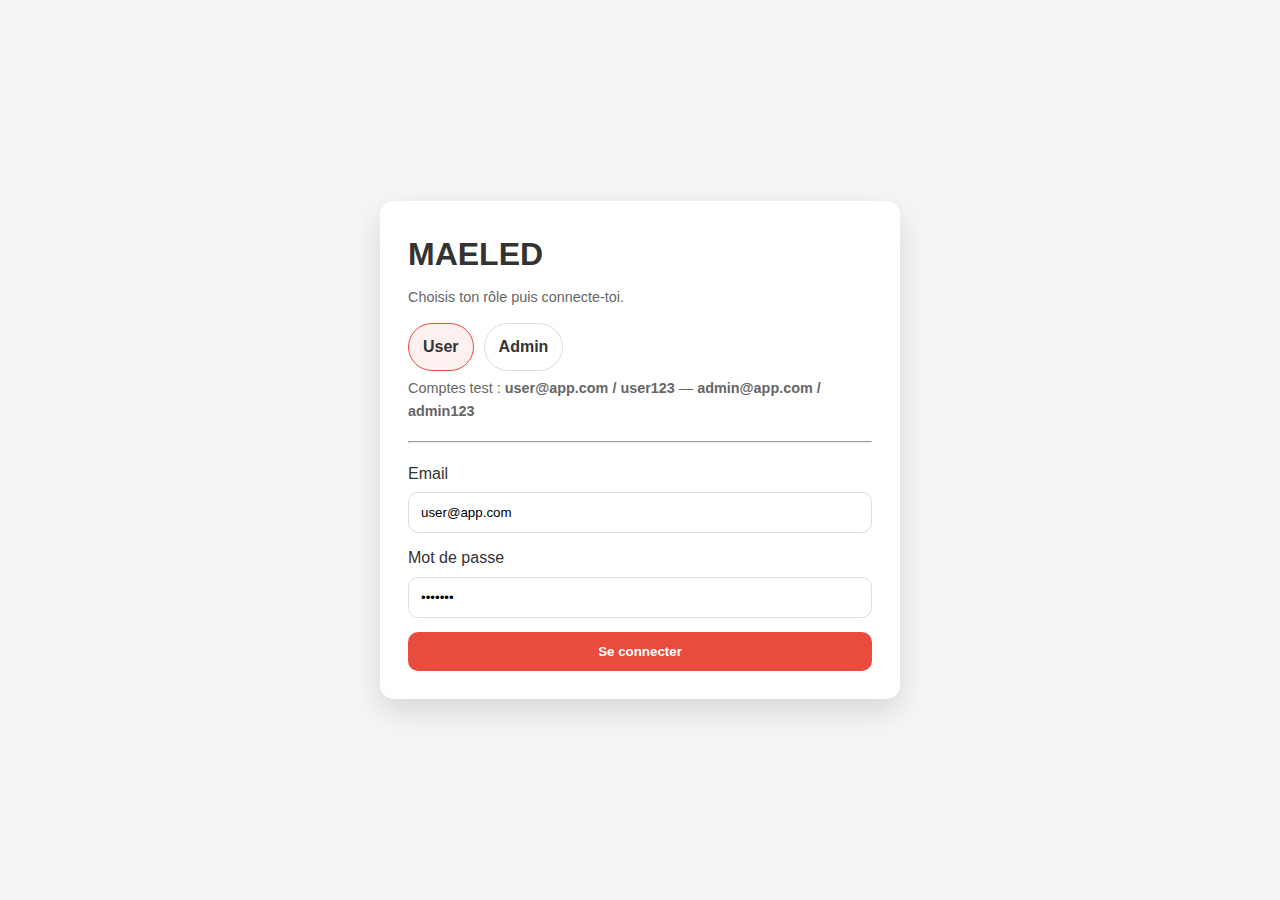
<file: maeled 2.0/admin/staff.html>
<!DOCTYPE html>
<html lang="fr">
<head>
  <meta charset="UTF-8">
  <meta name="viewport" content="width=device-width, initial-scale=1.0">
  <title>Personnel - MAELED</title>
  <link rel="stylesheet" href="../admin.css">
  <link rel="stylesheet" href="https://cdnjs.cloudflare.com/ajax/libs/font-awesome/6.4.0/css/all.min.css">
</head>
<body data-required-role="admin">
  <div class="dashboard-container">
    <div class="sidebar">
      <div class="sidebar-header">
        <h2>MAELED</h2>
        <p>Restaurant Management</p>
      </div>
      
      <nav class="sidebar-menu">
        <a href="dashboard.html" class="menu-item">
          <i class="fas fa-tachometer-alt"></i> Dashboard
        </a>
        <a href="reservations.html" class="menu-item">
          <i class="fas fa-calendar-check"></i> Réservations
        </a>
        <a href="menu.html" class="menu-item">
          <i class="fas fa-utensils"></i> Menu
        </a>
        <a href="orders.html" class="menu-item">
          <i class="fas fa-shopping-cart"></i> Commandes
        </a>
        <a href="staff.html" class="menu-item active">
          <i class="fas fa-user-tie"></i> Personnel
        </a>
        <a href="inventory.html" class="menu-item">
          <i class="fas fa-boxes"></i> Inventaire
        </a>
      </nav>
      
      
    </div>
    
    <main class="main-content">
      <header class="main-header">
        <div>
          <h1>Gestion du Personnel</h1>
          <p>Gérez les employés et les horaires</p>
        </div>
        
        <div>
          <button class="notification-btn">
            <i class="fas fa-bell"></i>
            <span class="notification-badge" id="notificationCount">0</span>
          </button>
          <button class="mobile-menu-toggle">
            <i class="fas fa-bars"></i>
          </button>
        </div>
      <a href="#" id="adminLogout" style="position:fixed;top:14px;right:14px;z-index:9999;background:#e74c3c;color:#fff;padding:10px 12px;border-radius:10px;text-decoration:none;font-weight:700">Logout</a>
</header>
      
      <div class="kpi-grid" style="margin-bottom: 30px;">
        <div class="kpi-card">
          <div class="kpi-icon" style="background: #3498db;">
            <i class="fas fa-users"></i>
          </div>
          <div class="kpi-info">
            <h3>Employés Totaux</h3>
            <div class="kpi-value" id="totalStaff">0</div>
          </div>
        </div>
        
        <div class="kpi-card">
          <div class="kpi-icon" style="background: #2ecc71;">
            <i class="fas fa-user-check"></i>
          </div>
          <div class="kpi-info">
            <h3>En Service</h3>
            <div class="kpi-value" id="staffOnDuty">0</div>
          </div>
        </div>
        
        <div class="kpi-card">
          <div class="kpi-icon" style="background: #f39c12;">
            <i class="fas fa-calendar-alt"></i>
          </div>
          <div class="kpi-info">
            <h3>Shifts Aujourd'hui</h3>
            <div class="kpi-value" id="todayShifts">0</div>
          </div>
        </div>
        
        <div class="kpi-card">
          <div class="kpi-icon" style="background: #e74c3c;">
            <i class="fas fa-user-slash"></i>
          </div>
          <div class="kpi-info">
            <h3>Absents</h3>
            <div class="kpi-value" id="absentStaff">0</div>
          </div>
        </div>
      </div>
      
      <div class="crud-header">
        <h2>Tous les Employés</h2>
        <div>
          <button class="btn btn-success" id="addStaffBtn">
            <i class="fas fa-plus"></i> Ajouter un Employé
          </button>
          <button class="btn btn-primary" id="scheduleBtn">
            <i class="fas fa-calendar"></i> Planning
          </button>
        </div>
      </div>
      
      <div class="table-container">
        <div class="table-header">
          <div class="search-box">
            <i class="fas fa-search"></i>
            <input type="text" id="searchStaff" placeholder="Rechercher un employé...">
          </div>
          
          <select class="filter-select" id="roleFilter">
            <option value="all">Tous les rôles</option>
            <option value="serveur">Serveur</option>
            <option value="cuisinier">Cuisinier</option>
            <option value="gérant">Gérant</option>
            <option value="barman">Barman</option>
            <option value="réceptionniste">Réceptionniste</option>
          </select>
          
          <select class="filter-select" id="statusFilter">
            <option value="all">Tous les statuts</option>
            <option value="actif">Actif</option>
            <option value="inactif">Inactif</option>
          </select>
        </div>
        
        <table class="data-table">
          <thead>
            <tr>
              <th data-sort="id">ID</th>
              <th data-sort="name">Nom</th>
              <th data-sort="role">Rôle</th>
              <th data-sort="email">Email</th>
              <th data-sort="phone">Téléphone</th>
              <th data-sort="status">Statut</th>
              <th data-sort="shift">Shift Actuel</th>
              <th>Actions</th>
            </tr>
          </thead>
          <tbody id="staffTableBody">
            <!-- Staff data will be loaded here -->
          </tbody>
        </table>
        
        <div class="pagination">
          <div class="pagination-info" id="paginationInfo">
            Affichage de 1 à 10 sur 0 employés
          </div>
          
          <div class="pagination-controls">
            <button class="page-btn prev-page" disabled>
              <i class="fas fa-chevron-left"></i>
            </button>
            
            <div class="page-numbers" id="pageNumbers">
              <button class="page-btn active">1</button>
            </div>
            
            <button class="page-btn next-page" disabled>
              <i class="fas fa-chevron-right"></i>
            </button>
          </div>
        </div>
      </div>
    </main>
  </div>
  
  <!-- Add Staff Modal -->
  <div class="modal" id="addStaffModal">
    <div class="modal-content">
      <div class="modal-header">
        <h3>Ajouter un Employé</h3>
        <button class="close-modal">&times;</button>
      </div>
      
      <form id="staffForm">
        <div class="form-row">
          <div class="form-group">
            <label>Nom Complet *</label>
            <input type="text" id="staffName" required>
          </div>
          <div class="form-group">
            <label>Rôle *</label>
            <select id="staffRole" required>
              <option value="">Choisir un rôle</option>
              <option value="serveur">Serveur</option>
              <option value="cuisinier">Cuisinier</option>
              <option value="gérant">Gérant</option>
              <option value="barman">Barman</option>
              <option value="réceptionniste">Réceptionniste</option>
              <option value="plongeur">Plongeur</option>
              <option value="gestionnaire">Gestionnaire</option>
            </select>
          </div>
        </div>
        
        <div class="form-row">
          <div class="form-group">
            <label>Email *</label>
            <input type="email" id="staffEmail" required>
          </div>
          <div class="form-group">
            <label>Téléphone *</label>
            <input type="tel" id="staffPhone" required>
          </div>
        </div>
        
        <div class="form-row">
          <div class="form-group">
            <label>Salaire Horaire (€)</label>
            <input type="number" id="staffSalary" step="0.01" min="0" value="12.50">
          </div>
          <div class="form-group">
            <label>Date d'Embauche</label>
            <input type="date" id="staffHireDate">
          </div>
        </div>
        
        <div class="form-group">
          <label>Adresse</label>
          <textarea id="staffAddress" rows="2" placeholder="Adresse complète..."></textarea>
        </div>
        
        <div class="form-row">
          <div class="form-group">
            <label>Heures par semaine</label>
            <input type="number" id="staffHours" min="10" max="60" value="35">
          </div>
          <div class="form-group">
            <label>Statut</label>
            <select id="staffStatus">
              <option value="actif">Actif</option>
              <option value="inactif">Inactif</option>
              <option value="congé">En congé</option>
            </select>
          </div>
        </div>
        
        <button type="submit" class="btn btn-success btn-block">
          <i class="fas fa-save"></i> Enregistrer l'Employé
        </button>
      </form>
    </div>
  </div>

<div class="modal" id="editStaffModal">
    <div class="modal-content">
      <div class="modal-header">
        <h3>Modifier le Personnel</h3>
        <button class="close-modal">&times;</button>
      </div>
      
      <form id="editStaffForm">
        <input type="hidden" id="editStaffId">
        <div class="form-row">
          <div class="form-group">
            <label>Nom Complet *</label>
            <input type="text" id="editStaffName" required>
          </div>
          <div class="form-group">
            <label>Rôle *</label>
            <select id="editStaffRole" required>
              <option value="">Choisir un rôle</option>
              <option value="serveur">Serveur</option>
              <option value="cuisinier">Cuisinier</option>
              <option value="gérant">Gérant</option>
              <option value="barman">Barman</option>
              <option value="réceptionniste">Réceptionniste</option>
              <option value="plongeur">Plongeur</option>
              <option value="gestionnaire">Gestionnaire</option>
            </select>
          </div>
        </div>
        
        <div class="form-row">
          <div class="form-group">
            <label>Email *</label>
            <input type="email" id="editStaffEmail" required>
          </div>
          <div class="form-group">
            <label>Téléphone *</label>
            <input type="tel" id="editStaffPhone" required>
          </div>
        </div>
        
        <div class="form-row">
          <div class="form-group">
            <label>Salaire Horaire (€)</label>
            <input type="number" id="editStaffSalary" step="0.01" min="0" value="12.50">
          </div>
          <div class="form-group">
            <label>Date d'Embauche</label>
            <input type="date" id="editStaffHireDate">
          </div>
        </div>
        
        <div class="form-group">
          <label>Adresse</label>
          <textarea id="editStaffAddress" rows="2" placeholder="Adresse complète..."></textarea>
        </div>
        
        <div class="form-row">
          <div class="form-group">
            <label>Heures par semaine</label>
            <input type="number" id="editStaffHours" min="10" max="60" value="35">
          </div>
          <div class="form-group">
            <label>Statut</label>
            <select id="editStaffStatus">
              <option value="actif">Actif</option>
              <option value="inactif">Inactif</option>
              <option value="congé">En congé</option>
            </select>
          </div>
        </div>
        
        <button type="submit" class="btn btn-success btn-block">
          <i class="fas fa-save"></i> Enregistrer les Modifications</button>
      </form>
    </div>
  </div>

  
  <script src="../auth.js"></script>
  <script src="../staff.js"></script>
  <script>
    document.getElementById("adminLogout")?.addEventListener("click", function(e){e.preventDefault(); MaeledAuth.logout(true);});
  </script>
</body>
</html>
</file>
<file: maeled 2.0/style.css>
* {
  margin: 0;
  padding: 0;
  box-sizing: border-box;
  font-family: 'Arial', sans-serif;
}

body {
  background-color: #f5f5f5;
  color: #333;
  line-height: 1.6;
}


header {
  background-color: #2c3e50;
  color: white;
  padding: 1rem 2rem;
  display: flex;
  justify-content: space-between;
  align-items: center;
}

header h1 {
  font-size: 1.8rem;
}

.panier-btn {
  color: white;
  text-decoration: none;
  background-color: #e74c3c;
  padding: 0.5rem 1rem;
  border-radius: 4px;
  font-weight: bold;
  transition: background-color 0.3s;
}

.panier-btn:hover {
  background-color: #c0392b;
}

nav {
  background-color: #34495e;
  padding: 1rem;
}

nav ul {
  display: flex;
  justify-content: center;
  list-style: none;
  flex-wrap: wrap;
}

nav li {
  margin: 0 1rem;
}

nav a {
  color: white;
  text-decoration: none;
  font-weight: bold;
  padding: 0.5rem 1rem;
  border-radius: 4px;
  transition: background-color 0.3s;
}

nav a:hover {
  background-color: #2c3e50;
}

.btn {
  background-color: #3498db;
  color: white;
  border: none;
  padding: 0.75rem 1.5rem;
  border-radius: 4px;
  cursor: pointer;
  font-size: 1rem;
  transition: background-color 0.3s;
  display: inline-block;
  margin-top: 1rem;
}

.btn:hover {
  background-color: #2980b9;
}

#hero {
  text-align: center;
  padding: 3rem 1rem;
  background-color: #ecf0f1;
}

#hero h3 {
  font-size: 2rem;
  margin-bottom: 1.5rem;
  color: #2c3e50;
}

.gallery {
  display: flex;
  justify-content: center;
  flex-wrap: wrap;
  gap: 1rem;
  margin: 2rem 0;
}

.gallery img {
  width: 100%;
  max-width: 300px;
  height: 200px;
  object-fit: cover;
  border-radius: 8px;
  box-shadow: 0 0 10px rgba(0, 0, 0, 0.1);
  transition: transform 0.3s;
}

.gallery img:hover {
  transform: scale(1.03);
}

#about {
  max-width: 800px;
  margin: 3rem auto;
  padding: 0 1.5rem;
  text-align: center;
}

#about h2 {
  color: #2c3e50;
  margin-bottom: 1.5rem;
  font-size: 1.8rem;
}

#about p {
  font-size: 1.1rem;
  line-height: 1.8;
}

.reservation-form {
  max-width: 600px;
  margin: 2rem auto;
  padding: 2rem;
  background-color: white;
  border-radius: 8px;
  box-shadow: 0 0 15px rgba(0, 0, 0, 0.1);
}

.reservation-form h2 {
  text-align: center;
  margin-bottom: 2rem;
  color: #2c3e50;
}

.form-group {
  margin-bottom: 1.5rem;
}

.form-group label {
  display: block;
  margin-bottom: 0.5rem;
  font-weight: bold;
  color: #2c3e50;
}

.form-group input,
.form-group textarea,
.form-group select {
  width: 100%;
  padding: 0.75rem;
  border: 1px solid #ddd;
  border-radius: 4px;
  font-size: 1rem;
}

.form-group textarea {
  resize: vertical;
  min-height: 100px;
}

.menu-container {
  max-width: 1200px;
  margin: 2rem auto;
  padding: 0 1rem;
}

.menu-container h1 {
  text-align: center;
  margin-bottom: 2rem;
  color: #2c3e50;
}

.menu-category {
  margin-bottom: 3rem;
}

.menu-category h2 {
  color: #2c3e50;
  border-bottom: 2px solid #3498db;
  padding-bottom: 0.5rem;
  margin-bottom: 1.5rem;
  font-size: 1.5rem;
}

.menu-items {
  display: grid;
  grid-template-columns: repeat(auto-fill, minmax(300px, 1fr));
  gap: 2rem;
}

.menu-item {
  background-color: white;
  border-radius: 8px;
  overflow: hidden;
  box-shadow: 0 0 10px rgba(0, 0, 0, 0.1);
  transition: transform 0.3s;
}

.menu-item:hover {
  transform: translateY(-5px);
}

.menu-item img {
  width: 100%;
  height: 200px;
  object-fit: cover;
  transition: transform 0.3s;
}

.menu-item:hover img {
  transform: scale(1.05);
}

.menu-item h3 {
  padding: 1rem 1rem 0.5rem;
  color: #2c3e50;
  font-size: 1.2rem;
}

.item-footer {
  display: flex;
  justify-content: space-between;
  align-items: center;
  padding: 0 1rem 1rem;
}

.price {
  font-weight: bold;
  color: #e74c3c;
  font-size: 1.1rem;
}

.panier-container {
  max-width: 1200px;
  margin: 2rem auto;
  padding: 0 1rem;
}

.panier-container h1 {
  text-align: center;
  margin-bottom: 2rem;
  color: #2c3e50;
}

.panier-content {
  display: flex;
  flex-wrap: wrap;
  gap: 2rem;
}

.panier-items {
  flex: 2;
  min-width: 300px;
  background-color: white;
  border-radius: 8px;
  padding: 1.5rem;
  box-shadow: 0 0 10px rgba(0, 0, 0, 0.1);
}

.panier-summary {
  flex: 1;
  min-width: 300px;
  background-color: white;
  border-radius: 8px;
  padding: 1.5rem;
  box-shadow: 0 0 10px rgba(0, 0, 0, 0.1);
  height: fit-content;
}

.panier-summary h3 {
  color: #2c3e50;
  margin-bottom: 1.5rem;
  padding-bottom: 0.5rem;
  border-bottom: 1px solid #eee;
}

.summary-row {
  display: flex;
  justify-content: space-between;
  margin-bottom: 1rem;
}

.summary-row.total {
  font-weight: bold;
  font-size: 1.1rem;
  margin-top: 1.5rem;
  padding-top: 1rem;
  border-top: 1px solid #eee;
}

.checkout-btn {
  width: 100%;
  padding: 1rem;
  margin-top: 1.5rem;
  font-size: 1.1rem;
  background-color: #2ecc71;
}

.checkout-btn:hover {
  background-color: #27ae60;
}

.checkout-btn:disabled {
  background-color: #95a5a6;
  cursor: not-allowed;
}

.cart-item {
  display: flex;
  justify-content: space-between;
  align-items: center;
  padding: 1rem 0;
  border-bottom: 1px solid #eee;
}

.cart-item:last-child {
  border-bottom: none;
}

.cart-item-info {
  flex: 1;
}

.cart-item-name {
  font-weight: bold;
  margin-bottom: 0.25rem;
}

.cart-item-price {
  color: #e74c3c;
}

.cart-item-actions {
  display: flex;
  align-items: center;
  gap: 0.5rem;
}

.cart-item-quantity {
  width: 50px;
  text-align: center;
  padding: 0.25rem;
  border: 1px solid #ddd;
  border-radius: 4px;
}

.remove-item {
  color: #e74c3c;
  background: none;
  border: none;
  cursor: pointer;
  font-size: 1.2rem;
}

.empty-cart {
  text-align: center;
  color: #7f8c8d;
  padding: 2rem 0;
}

footer {
  background-color: #2c3e50;
  color: white;
  padding: 2rem 1rem;
  text-align: center;
  margin-top: 3rem;
}

.contact-info {
  max-width: 600px;
  margin: 0 auto 2rem;
}

.contact-info h2 {
  margin-bottom: 1.5rem;
  font-size: 1.5rem;
}

.contact-info p {
  margin-bottom: 0.75rem;
}

.contact-info a {
  color: #3498db;
  text-decoration: none;
}

.contact-info a:hover {
  text-decoration: underline;
}

.copyright {
  margin-top: 1.5rem;
  font-size: 0.9rem;
  color: #bdc3c7;
}

@media (max-width: 768px) {
  nav ul {
    flex-direction: column;
    align-items: center;
  }
  
  nav li {
    margin: 0.5rem 0;
  }
  
  .gallery img {
    max-width: 100%;
  }
  
  .panier-content {
    flex-direction: column;
  }
}
.admin-link {
  background-color: #9b59b6;
  color: white;
  padding: 0.5rem 1rem;
  border-radius: 4px;
}

.admin-link:hover {
  background-color: #8e44ad;
}
.menu-item h3 {
  text-align: center;
  padding: 1rem;
}

.item-footer.center {
  display: flex;
  justify-content: center;
  padding-bottom: 1rem;
}
</file>
<file: maeled 2.0/admin.css>
* {
  margin: 0;
  padding: 0;
  box-sizing: border-box;
  font-family: 'Segoe UI', Tahoma, Geneva, Verdana, sans-serif;
}

:root {
  --primary: #2c3e50;
  --secondary: #3498db;
  --success: #27ae60;
  --danger: #e74c3c;
  --warning: #f39c12;
  --info: #17a2b8;
  --light: #f8f9fa;
  --dark: #343a40;
  --sidebar: 250px;
  --gray-100: #f8f9fa;
  --gray-200: #e9ecef;
  --gray-300: #dee2e6;
  --gray-400: #ced4da;
  --gray-500: #adb5bd;
  --gray-600: #6c757d;
  --gray-700: #495057;
  --gray-800: #343a40;
  --gray-900: #212529;
}

body {
  background: #f5f7fa;
  color: #333;
  min-height: 100vh;
}

.login-page {
  background: linear-gradient(135deg, var(--primary) 0%, var(--secondary) 100%);
  min-height: 100vh;
  display: flex;
  justify-content: center;
  align-items: center;
  padding: 20px;
}

.login-container {
  background: white;
  border-radius: 10px;
  padding: 40px;
  width: 100%;
  max-width: 400px;
  box-shadow: 0 10px 30px rgba(0,0,0,0.2);
  animation: slideUp 0.5s ease;
}

@keyframes slideUp {
  from {
    opacity: 0;
    transform: translateY(20px);
  }
  to {
    opacity: 1;
    transform: translateY(0);
  }
}

.login-header {
  text-align: center;
  margin-bottom: 30px;
}

.login-header h1 {
  color: var(--primary);
  margin-bottom: 10px;
  font-size: 28px;
}

.login-header p {
  color: #666;
  font-size: 14px;
}

.form-group {
  margin-bottom: 20px;
}

.form-group label {
  display: block;
  margin-bottom: 8px;
  font-weight: 600;
  color: #555;
  font-size: 14px;
}

.form-group input {
  width: 100%;
  padding: 12px 15px;
  border: 1px solid #ddd;
  border-radius: 5px;
  font-size: 16px;
  transition: all 0.3s;
}

.form-group input:focus {
  border-color: var(--secondary);
  outline: none;
  box-shadow: 0 0 0 3px rgba(52, 152, 219, 0.2);
}

.btn {
  padding: 12px 24px;
  border: none;
  border-radius: 5px;
  cursor: pointer;
  font-size: 16px;
  font-weight: 600;
  transition: all 0.3s;
  display: inline-flex;
  align-items: center;
  justify-content: center;
  gap: 8px;
}

.btn-primary {
  background: var(--secondary);
  color: white;
}

.btn-primary:hover {
  background: #2980b9;
  transform: translateY(-2px);
  box-shadow: 0 4px 8px rgba(0,0,0,0.1);
}

.btn-block {
  width: 100%;
}

.error-message {
  background: #fee;
  color: var(--danger);
  padding: 12px;
  border-radius: 5px;
  margin-bottom: 20px;
  display: none;
  border-left: 4px solid var(--danger);
  font-size: 14px;
}

.login-info {
  margin-top: 25px;
  padding-top: 20px;
  border-top: 1px solid #eee;
  font-size: 14px;
  color: #666;
  background: var(--gray-100);
  padding: 15px;
  border-radius: 5px;
}

.login-info p {
  margin-bottom: 8px;
}

.login-info strong {
  color: var(--primary);
}

.dashboard-container {
  display: flex;
  min-height: 100vh;
}

.sidebar {
  width: var(--sidebar);
  background: var(--primary);
  color: white;
  position: fixed;
  height: 100vh;
  overflow-y: auto;
  z-index: 1000;
  transition: transform 0.3s ease;
}

.sidebar-header {
  padding: 25px 20px;
  border-bottom: 1px solid rgba(255,255,255,0.1);
  text-align: center;
  background: rgba(0,0,0,0.1);
}

.sidebar-header h2 {
  margin-bottom: 5px;
  font-size: 22px;
  font-weight: 600;
}

.sidebar-header p {
  font-size: 12px;
  opacity: 0.8;
  color: var(--gray-300);
}

.sidebar-menu {
  padding: 20px 0;
}

.menu-item {
  display: flex;
  align-items: center;
  padding: 14px 20px;
  color: rgba(255,255,255,0.8);
  text-decoration: none;
  transition: all 0.3s;
  border-left: 4px solid transparent;
  font-size: 14px;
  font-weight: 500;
}

.menu-item:hover, .menu-item.active {
  background: rgba(255,255,255,0.1);
  color: white;
  border-left: 4px solid var(--secondary);
}

.menu-item i {
  width: 20px;
  margin-right: 12px;
  font-size: 16px;
  text-align: center;
}

.main-content {
  flex: 1;
  margin-left: var(--sidebar);
  padding: 25px;
  min-height: 100vh;
}

@media (max-width: 992px) {
  .sidebar {
    transform: translateX(-100%);
  }
  
  .sidebar.active {
    transform: translateX(0);
  }
  
  .main-content {
    margin-left: 0;
  }
}

.main-header {
  display: flex;
  justify-content: space-between;
  align-items: center;
  padding-bottom: 20px;
  border-bottom: 1px solid var(--gray-300);
  margin-bottom: 30px;
  background: white;
  padding: 20px;
  border-radius: 8px;
  box-shadow: 0 2px 4px rgba(0,0,0,0.05);
}

.main-header h1 {
  color: var(--primary);
  font-size: 24px;
  font-weight: 600;
}

.main-header p {
  color: var(--gray-600);
  font-size: 14px;
  margin-top: 5px;
}

/* ===== KPI CARDS ===== */
.kpi-grid {
  display: grid;
  grid-template-columns: repeat(auto-fit, minmax(240px, 1fr));
  gap: 20px;
  margin-bottom: 30px;
}

.kpi-card {
  background: white;
  padding: 25px;
  border-radius: 10px;
  box-shadow: 0 4px 12px rgba(0,0,0,0.08);
  display: flex;
  align-items: center;
  transition: all 0.3s;
  border: 1px solid var(--gray-200);
}

.kpi-card:hover {
  transform: translateY(-5px);
  box-shadow: 0 8px 20px rgba(0,0,0,0.12);
}

.kpi-icon {
  width: 60px;
  height: 60px;
  background: var(--secondary);
  border-radius: 10px;
  display: flex;
  align-items: center;
  justify-content: center;
  color: white;
  font-size: 24px;
  margin-right: 20px;
  flex-shrink: 0;
}

.kpi-info {
  flex: 1;
}

.kpi-info h3 {
  font-size: 14px;
  color: var(--gray-600);
  margin-bottom: 8px;
  font-weight: 500;
  text-transform: uppercase;
  letter-spacing: 0.5px;
}

.kpi-value {
  font-size: 28px;
  font-weight: 700;
  color: var(--primary);
  line-height: 1;
}

.charts-grid {
  display: grid;
  grid-template-columns: repeat(auto-fit, minmax(380px, 1fr));
  gap: 25px;
  margin-top: 30px;
}

.chart-card {
  background: white;
  padding: 25px;
  border-radius: 10px;
  box-shadow: 0 4px 12px rgba(0,0,0,0.08);
  height: 100%;
  border: 1px solid var(--gray-200);
}

.chart-card h3 {
  margin-bottom: 20px;
  color: var(--primary);
  font-size: 16px;
  font-weight: 600;
  padding-bottom: 15px;
  border-bottom: 1px solid var(--gray-200);
}

.chart-container {
  height: 250px;
  position: relative;
  width: 100%;
}

@media (max-width: 1200px) {
  .charts-grid {
    grid-template-columns: repeat(auto-fit, minmax(350px, 1fr));
  }
}

@media (max-width: 768px) {
  .charts-grid {
    grid-template-columns: 1fr;
  }
  
  .chart-card {
    padding: 20px;
  }
  
  .chart-container {
    height: 220px;
  }
}

.crud-header {
  display: flex;
  justify-content: space-between;
  align-items: center;
  margin-bottom: 25px;
  padding: 20px;
  background: white;
  border-radius: 8px;
  box-shadow: 0 2px 4px rgba(0,0,0,0.05);
}

.crud-header h2 {
  color: var(--primary);
  font-size: 20px;
  font-weight: 600;
}

.btn-success {
  background: var(--success);
  color: white;
}

.btn-success:hover {
  background: #219653;
  transform: translateY(-2px);
  box-shadow: 0 4px 8px rgba(0,0,0,0.1);
}

.btn-danger {
  background: var(--danger);
  color: white;
}

.btn-danger:hover {
  background: #c0392b;
  transform: translateY(-2px);
  box-shadow: 0 4px 8px rgba(0,0,0,0.1);
}

.btn-warning {
  background: var(--warning);
  color: white;
}

.btn-warning:hover {
  background: #d68910;
  transform: translateY(-2px);
  box-shadow: 0 4px 8px rgba(0,0,0,0.1);
}

.btn-info {
  background: var(--info);
  color: white;
}

.btn-info:hover {
  background: #138496;
  transform: translateY(-2px);
  box-shadow: 0 4px 8px rgba(0,0,0,0.1);
}

.table-container {
  background: white;
  border-radius: 10px;
  overflow: hidden;
  box-shadow: 0 4px 12px rgba(0,0,0,0.08);
  margin-bottom: 30px;
  border: 1px solid var(--gray-200);
}

.table-header {
  padding: 20px;
  background: var(--gray-100);
  border-bottom: 1px solid var(--gray-300);
  display: flex;
  justify-content: space-between;
  align-items: center;
  flex-wrap: wrap;
  gap: 15px;
}

.search-box {
  position: relative;
  flex: 1;
  min-width: 250px;
}

.search-box input {
  padding: 10px 15px 10px 40px;
  border: 1px solid var(--gray-300);
  border-radius: 5px;
  width: 100%;
  font-size: 14px;
  transition: all 0.3s;
}

.search-box input:focus {
  border-color: var(--secondary);
  box-shadow: 0 0 0 3px rgba(52, 152, 219, 0.2);
}

.search-box i {
  position: absolute;
  left: 15px;
  top: 50%;
  transform: translateY(-50%);
  color: var(--gray-500);
}

.filter-select {
  padding: 10px 15px;
  border: 1px solid var(--gray-300);
  border-radius: 5px;
  background: white;
  font-size: 14px;
  color: var(--gray-700);
  min-width: 150px;
  cursor: pointer;
}

.filter-select:focus {
  border-color: var(--secondary);
  outline: none;
}

.data-table {
  width: 100%;
  border-collapse: collapse;
  font-size: 14px;
}

.data-table th {
  background: var(--gray-100);
  padding: 16px;
  text-align: left;
  font-weight: 600;
  color: var(--primary);
  border-bottom: 1px solid var(--gray-300);
  cursor: pointer;
  user-select: none;
  white-space: nowrap;
}

.data-table td {
  padding: 16px;
  border-bottom: 1px solid var(--gray-200);
  color: var(--gray-700);
}

.data-table tr:hover {
  background: var(--gray-50);
}

.data-table tr:last-child td {
  border-bottom: none;
}

.badge {
  display: inline-block;
  padding: 4px 10px;
  border-radius: 4px;
  font-size: 12px;
  font-weight: 600;
  color: white;
  text-transform: uppercase;
  letter-spacing: 0.5px;
}

.badge-success { background: var(--success); }
.badge-warning { background: var(--warning); }
.badge-danger { background: var(--danger); }
.badge-secondary { background: var(--gray-600); }
.badge-info { background: var(--info); }
.badge-primary { background: var(--secondary); }

.table-actions {
  display: flex;
  gap: 8px;
}

.action-btn {
  width: 34px;
  height: 34px;
  border-radius: 4px;
  border: none;
  cursor: pointer;
  color: white;
  display: flex;
  align-items: center;
  justify-content: center;
  transition: all 0.2s;
}

.action-btn:hover {
  transform: scale(1.1);
  box-shadow: 0 2px 4px rgba(0,0,0,0.2);
}

.action-btn.view { background: var(--info); }
.action-btn.edit { background: var(--warning); }
.action-btn.delete { background: var(--danger); }
.action-btn.confirm { background: var(--success); }

.pagination {
  padding: 20px;
  display: flex;
  justify-content: space-between;
  align-items: center;
  border-top: 1px solid var(--gray-200);
  background: var(--gray-100);
}

.pagination-controls {
  display: flex;
  align-items: center;
  gap: 8px;
}

.page-btn {
  min-width: 36px;
  height: 36px;
  border: 1px solid var(--gray-300);
  background: white;
  border-radius: 4px;
  cursor: pointer;
  display: flex;
  align-items: center;
  justify-content: center;
  color: var(--gray-700);
  font-size: 14px;
  transition: all 0.2s;
}

.page-btn.active {
  background: var(--secondary);
  color: white;
  border-color: var(--secondary);
}

.page-btn:hover:not(.active) {
  background: var(--gray-200);
  border-color: var(--gray-400);
}

.progress-bar {
  width: 100%;
  height: 20px;
  background: var(--gray-200);
  border-radius: 10px;
  overflow: hidden;
  position: relative;
}

.progress-fill {
  height: 100%;
  background: linear-gradient(90deg, var(--success), #8BC34A);
  border-radius: 10px;
  position: relative;
  transition: width 0.3s ease;
}

.progress-text {
  position: absolute;
  left: 50%;
  top: 50%;
  transform: translate(-50%, -50%);
  color: white;
  font-size: 11px;
  font-weight: bold;
  text-shadow: 0 1px 1px rgba(0,0,0,0.3);
}

.category-badge {
  display: inline-block;
  padding: 4px 10px;
  border-radius: 4px;
  background: #e3f2fd;
  color: #1976d2;
  font-size: 12px;
  font-weight: 600;
  text-transform: uppercase;
  letter-spacing: 0.5px;
}

.availability-toggle {
  position: relative;
  display: inline-block;
  width: 50px;
  height: 24px;
}

.availability-toggle input {
  opacity: 0;
  width: 0;
  height: 0;
}

.toggle-slider {
  position: absolute;
  cursor: pointer;
  top: 0;
  left: 0;
  right: 0;
  bottom: 0;
  background: var(--gray-400);
  transition: .4s;
  border-radius: 24px;
}

.toggle-slider:before {
  position: absolute;
  content: "";
  height: 16px;
  width: 16px;
  left: 4px;
  bottom: 4px;
  background: white;
  transition: .4s;
  border-radius: 50%;
}

.availability-toggle input:checked + .toggle-slider {
  background: var(--success);
}

.availability-toggle input:checked + .toggle-slider:before {
  transform: translateX(26px);
}

.notification-btn {
  background: none;
  border: none;
  font-size: 20px;
  color: var(--gray-600);
  cursor: pointer;
  position: relative;
  padding: 8px;
  border-radius: 50%;
  transition: all 0.2s;
}

.notification-btn:hover {
  background: var(--gray-200);
  color: var(--primary);
}

.notification-badge {
  position: absolute;
  top: -2px;
  right: -2px;
  background: var(--danger);
  color: white;
  font-size: 11px;
  width: 18px;
  height: 18px;
  border-radius: 50%;
  display: flex;
  align-items: center;
  justify-content: center;
  font-weight: bold;
  border: 2px solid white;
}

.mobile-menu-toggle {
  display: none;
  background: none;
  border: none;
  font-size: 24px;
  color: var(--primary);
  cursor: pointer;
  padding: 8px;
  border-radius: 4px;
  transition: all 0.2s;
}

.mobile-menu-toggle:hover {
  background: var(--gray-200);
}

@media (max-width: 992px) {
  .mobile-menu-toggle {
    display: block;
  }
}

.modal {
  display: none;
  position: fixed;
  top: 0;
  left: 0;
  right: 0;
  bottom: 0;
  background: rgba(0,0,0,0.5);
  align-items: center;
  justify-content: center;
  z-index: 2000;
  padding: 20px;
  animation: fadeIn 0.3s ease;
}

@keyframes fadeIn {
  from { opacity: 0; }
  to { opacity: 1; }
}

.modal-content {
  background: white;
  padding: 30px;
  border-radius: 10px;
  width: 90%;
  max-width: 500px;
  max-height: 90vh;
  overflow-y: auto;
  box-shadow: 0 10px 40px rgba(0,0,0,0.2);
  animation: modalSlideUp 0.3s ease;
}

@keyframes modalSlideUp {
  from {
    opacity: 0;
    transform: translateY(20px);
  }
  to {
    opacity: 1;
    transform: translateY(0);
  }
}

.modal-header {
  display: flex;
  justify-content: space-between;
  align-items: center;
  margin-bottom: 25px;
  padding-bottom: 15px;
  border-bottom: 1px solid var(--gray-200);
}

.modal-header h3 {
  color: var(--primary);
  font-size: 18px;
  font-weight: 600;
}

.close-modal {
  background: none;
  border: none;
  font-size: 24px;
  cursor: pointer;
  color: var(--gray-500);
  padding: 5px;
  border-radius: 4px;
  transition: all 0.2s;
}

.close-modal:hover {
  color: var(--danger);
  background: var(--gray-200);
}

.form-row {
  display: flex;
  gap: 15px;
  margin-bottom: 15px;
}

.form-row .form-group {
  flex: 1;
  margin-bottom: 0;
}

.form-group textarea,
.form-group select {
  width: 100%;
  padding: 12px 15px;
  border: 1px solid #ddd;
  border-radius: 5px;
  font-size: 14px;
  transition: all 0.3s;
}

.form-group textarea:focus,
.form-group select:focus {
  border-color: var(--secondary);
  outline: none;
  box-shadow: 0 0 0 3px rgba(52, 152, 219, 0.2);
}

.form-group textarea {
  resize: vertical;
  min-height: 100px;
  font-family: inherit;
}

@media (max-width: 768px) {
  .kpi-grid {
    grid-template-columns: 1fr;
  }
  
  .table-header {
    flex-direction: column;
    align-items: stretch;
  }
  
  .search-box input {
    width: 100%;
  }
  
  .data-table {
    display: block;
    overflow-x: auto;
  }
  
  .pagination {
    flex-direction: column;
    gap: 15px;
    align-items: stretch;
  }
  
  .pagination-controls {
    justify-content: center;
  }
  
  .form-row {
    flex-direction: column;
    gap: 15px;
  }
}

.loading {
  opacity: 0.6;
  pointer-events: none;
}

.loading::after {
  content: "";
  position: absolute;
  top: 50%;
  left: 50%;
  transform: translate(-50%, -50%);
  width: 30px;
  height: 30px;
  border: 3px solid var(--gray-300);
  border-top-color: var(--secondary);
  border-radius: 50%;
  animation: spin 1s linear infinite;
}

@keyframes spin {
  to { transform: translate(-50%, -50%) rotate(360deg); }
}

.empty-state {
  text-align: center;
  padding: 60px 20px;
  color: var(--gray-600);
}

.empty-state i {
  font-size: 48px;
  color: var(--gray-400);
  margin-bottom: 20px;
}

.empty-state h3 {
  font-size: 18px;
  color: var(--gray-700);
  margin-bottom: 10px;
}

.empty-state p {
  font-size: 14px;
  max-width: 400px;
  margin: 0 auto;
  line-height: 1.6;
}

[data-tooltip] {
  position: relative;
}

[data-tooltip]:before {
  content: attr(data-tooltip);
  position: absolute;
  bottom: 100%;
  left: 50%;
  transform: translateX(-50%);
  background: var(--gray-800);
  color: white;
  padding: 6px 10px;
  border-radius: 4px;
  font-size: 12px;
  white-space: nowrap;
  opacity: 0;
  visibility: hidden;
  transition: all 0.2s;
  z-index: 1000;
}

[data-tooltip]:hover:before {
  opacity: 1;
  visibility: visible;
  bottom: calc(100% + 5px);
}
</file>
